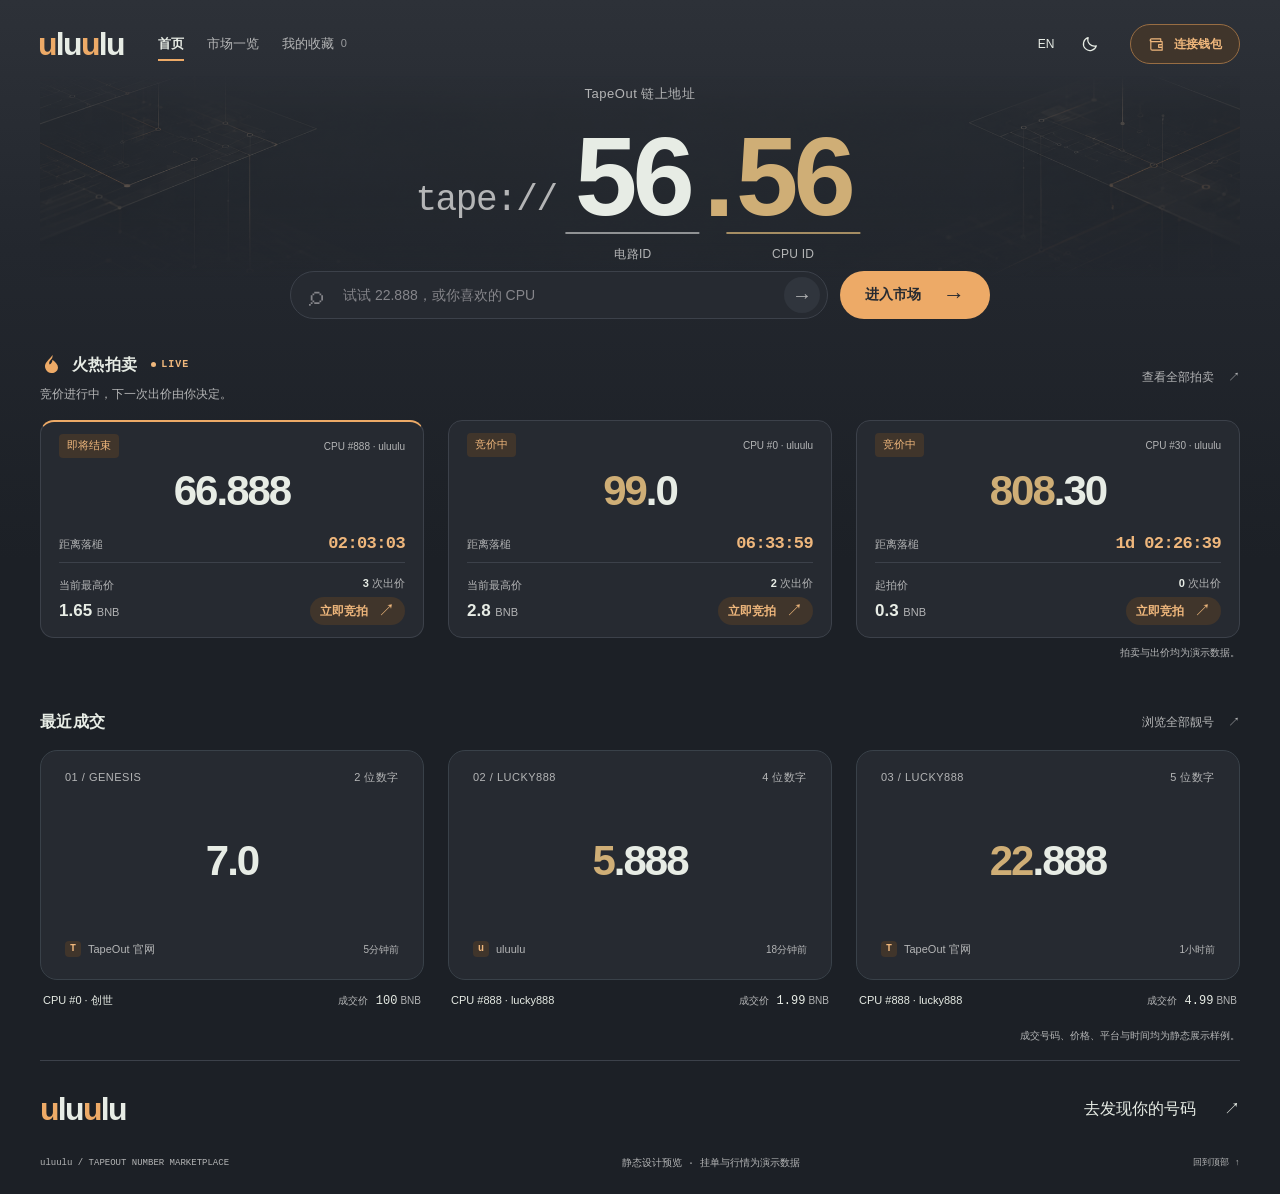
<file: index.html>
<!doctype html>
<html lang="zh-CN" data-theme="dark">
<head><meta charset="utf-8"><meta name="viewport" content="width=device-width, initial-scale=1"><meta name="theme-color" content="#1c2026"><meta name="description" content="uluulu 靓号市场。发现一眼记住的 TapeOut 靓号。按 CPU 和完整数字位数浏览靓号市场。"><title>uluulu — 好号码，一眼记住。</title><link rel="stylesheet" href="styles.css"><link rel="stylesheet" href="home.css"><link rel="stylesheet" href="typography.css"><link rel="stylesheet" href="preferences.css"><script src="demo-runtime.js"></script><script src="preferences.js"></script><link rel="stylesheet" href="wallet.css"></head>
<body class="home-page">
<header class="header"><a class="brand" href="index.html" aria-label="uluulu 首页"><strong><span class="brand-accent">u</span>lu<span class="brand-accent">u</span>lu</strong></a><nav aria-label="主导航"><a class="nav active" href="index.html" aria-current="page">首页</a><a class="nav" href="market.html">市场一览</a><a class="nav" href="market.html?view=favorites">我的收藏 <span id="home-favorites-count">0</span></a></nav><div class="header-actions"><div class="preferences" data-preferences><button id="language-toggle" class="preference-button" type="button" aria-label="Switch to English">EN</button><button id="theme-toggle" class="preference-button theme-toggle" type="button" aria-label="切换深色模式" aria-pressed="false"><svg class="sun-icon" viewBox="0 0 20 20" aria-hidden="true"><circle cx="10" cy="10" r="3.3"/><path d="M10 1.5v2M10 16.5v2M1.5 10h2M16.5 10h2M4 4l1.4 1.4M14.6 14.6 16 16M4 16l1.4-1.4M14.6 5.4 16 4"/></svg><svg class="moon-icon" viewBox="0 0 20 20" aria-hidden="true"><path d="M17 12.1A7.3 7.3 0 0 1 7.9 3a7.3 7.3 0 1 0 9.1 9.1Z"/></svg><span class="theme-label">Light</span></button></div><button class="wallet-connect" id="wallet" type="button" data-wallet-open aria-haspopup="dialog" aria-controls="wallet-dialog"><svg viewBox="0 0 24 24" aria-hidden="true"><path d="M20 8H5a2 2 0 0 1 0-4h13v4M4 6v12a2 2 0 0 0 2 2h14V8M20 12h-5v4h5"/><path d="M17 14h.01"/></svg><span>连接钱包</span></button></div></header>
<main class="home-main">
<section class="anatomy-section anatomy-hero" id="anatomy" aria-labelledby="address-title">
  <div class="anatomy-intro"><h1 id="address-title">TapeOut 链上地址</h1></div>
  <div class="anatomy-card">
    <div class="anatomy-number" role="group" aria-label="tape://56.56：左侧 56 是电路ID，右侧 56 是 CPU ID">
      <span class="anatomy-prefix" aria-hidden="true">tape://</span>
      <div class="anatomy-part"><strong><span class="anatomy-digit"><span data-type-char>5</span><span data-type-char>6</span></span></strong><span class="anatomy-callout"><svg class="anatomy-rule" viewBox="0 0 140 4" preserveAspectRatio="none" aria-hidden="true"><path pathLength="1" d="M1 2H139"/></svg><span class="anatomy-label">电路ID</span></span></div>
      <span class="anatomy-dot" aria-hidden="true"><span data-type-char>.</span></span>
      <div class="anatomy-part anatomy-cpu"><strong><span class="anatomy-digit"><span data-type-char>5</span><span data-type-char>6</span></span></strong><span class="anatomy-callout"><svg class="anatomy-rule" viewBox="0 0 140 4" preserveAspectRatio="none" aria-hidden="true"><path pathLength="1" d="M1 2H139"/></svg><span class="anatomy-label">CPU ID</span></span></div>
    </div>
  </div>
<div class="hero-search-row"><form class="hero-search" action="market.html" method="get"><span aria-hidden="true">⌕</span><input type="search" name="q" aria-label="搜索靓号或 CPU" placeholder="试试 22.888，或你喜欢的 CPU"><button type="submit" aria-label="搜索靓号">→</button></form><a class="market-launch" href="market.html">进入市场 <span aria-hidden="true">→</span></a></div><div class="hero-actions hero-actions-spacer" aria-hidden="true"></div>
</section>

<section class="selected-section live-auctions-section" id="live-auctions" aria-labelledby="live-auctions-title">
  <div class="section-heading"><div class="auction-section-intro"><h2 id="live-auctions-title"><svg class="auction-flame" viewBox="0 0 24 24" aria-hidden="true"><path d="M13 2c1 5-5 6-3 10 2-1 3-3 3-5 5 4 7 7 5 11a7 7 0 0 1-12-1C3 11 9 8 13 2Z"/></svg>火热拍卖<span class="auction-live-word"><i class="live-indicator" aria-hidden="true"></i>LIVE</span></h2><p>竞价进行中，下一次出价由你决定。</p></div><a class="text-link" href="market.html?type=auction">查看全部拍卖 <span aria-hidden="true">↗</span></a></div>
  <div class="selected-grid" id="home-auctions"></div>
  <div class="section-note">拍卖与出价均为演示数据。</div>
</section>

<section class="selected-section" id="selected" aria-labelledby="selected-title"><div class="section-heading"><h2 id="selected-title">最近成交</h2><a class="text-link" href="market.html">浏览全部靓号 <span>↗</span></a></div><div class="selected-grid">
<article class="number-tile sold-out"><div class="tile-art"><div class="tile-top"><span>01 / GENESIS</span><span>2 位数字</span></div><div class="tile-number">7<span>.0</span></div><div class="tile-caption sale-activity"><span class="sale-market"><i aria-hidden="true">T</i><span>TapeOut 官网</span></span><span class="sale-time">5分钟前</span></div></div><div class="tile-meta"><span>CPU #0 · 创世</span><span><small class="sale-label">成交价</small> <b>100</b> <small>BNB</small></span></div></article>
<article class="number-tile sold-out"><div class="tile-art"><div class="tile-top"><span>02 / LUCKY888</span><span>4 位数字</span></div><div class="tile-number">5<span>.888</span></div><div class="tile-caption sale-activity"><span class="sale-market"><i aria-hidden="true">u</i><span>uluulu</span></span><span class="sale-time">18分钟前</span></div></div><div class="tile-meta"><span>CPU #888 · lucky888</span><span><small class="sale-label">成交价</small> <b>1.99</b> <small>BNB</small></span></div></article>
<article class="number-tile sold-out"><div class="tile-art"><div class="tile-top"><span>03 / LUCKY888</span><span>5 位数字</span></div><div class="tile-number">22<span>.888</span></div><div class="tile-caption sale-activity"><span class="sale-market"><i aria-hidden="true">T</i><span>TapeOut 官网</span></span><span class="sale-time">1小时前</span></div></div><div class="tile-meta"><span>CPU #888 · lucky888</span><span><small class="sale-label">成交价</small> <b>4.99</b> <small>BNB</small></span></div></article>
</div><div class="section-note">成交号码、价格、平台与时间均为静态展示样例。</div></section>




<footer class="home-footer"><div class="footer-top"><a class="brand" href="index.html" aria-label="uluulu 首页"><strong><span class="brand-accent">u</span>lu<span class="brand-accent">u</span>lu</strong></a><a href="market.html">去发现你的号码 <span>↗</span></a></div><div class="footer-base"><span>uluulu / TAPEOUT NUMBER MARKETPLACE</span><span>静态设计预览 · 挂单与行情为演示数据</span><a href="#anatomy">回到顶部 ↑</a></div></footer>
</main><script src="auction-data.js"></script><script src="home.js"></script><script src="holdings-data.js"></script><script src="wallet.js"></script></body></html>
</file>
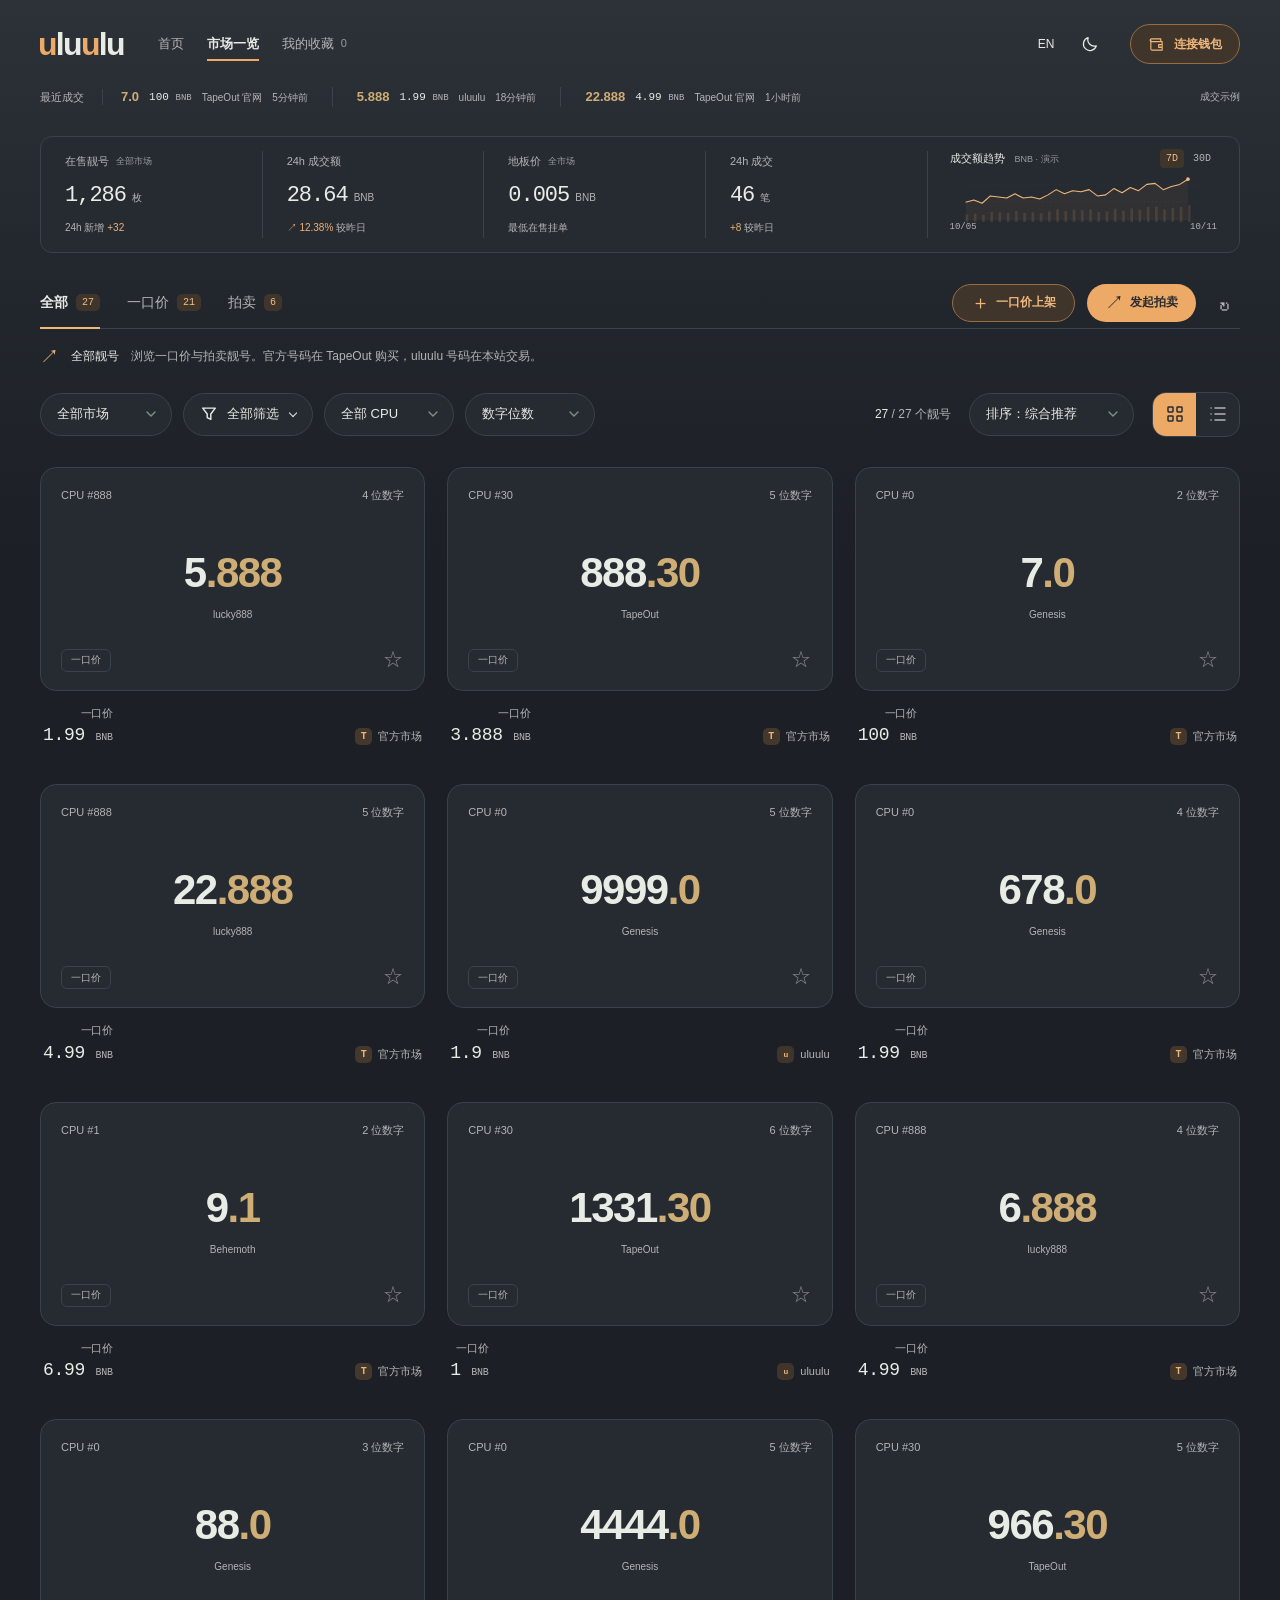
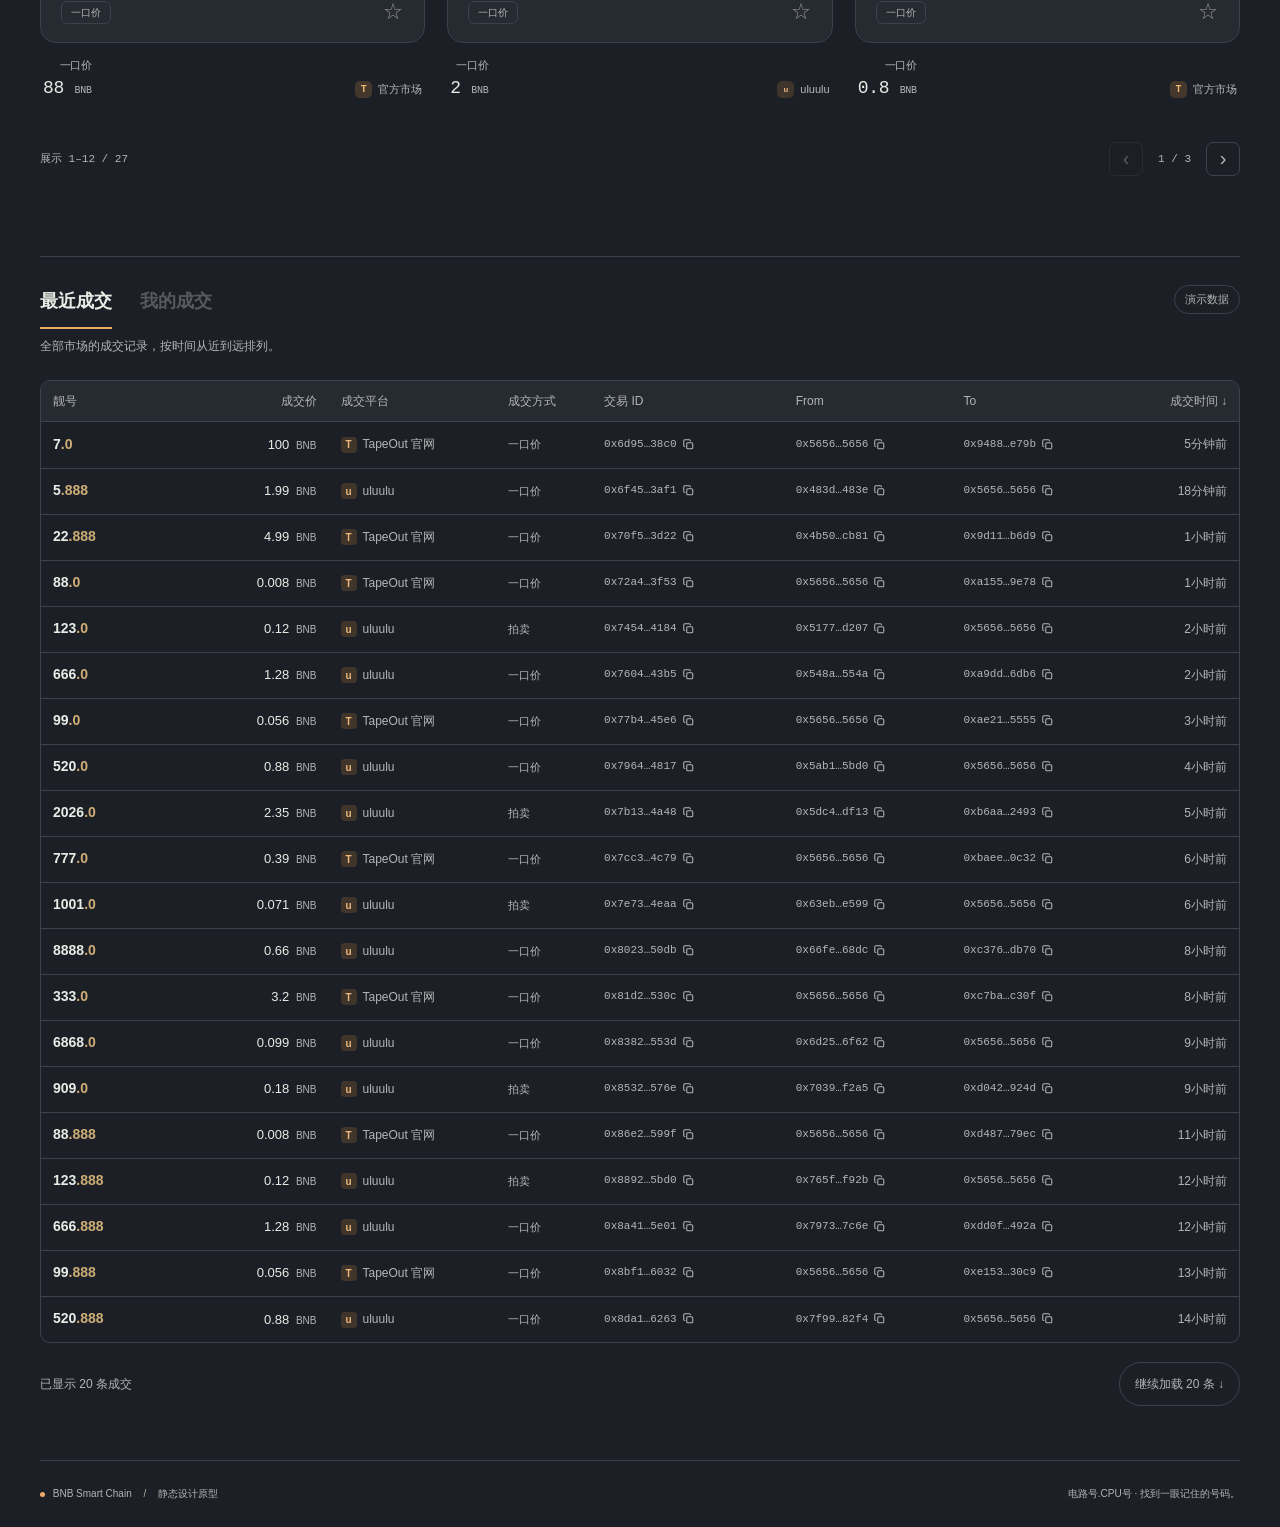
<file: market.html>
<!doctype html>
<html lang="zh-CN" data-theme="dark">
<head><meta charset="utf-8"><meta name="viewport" content="width=device-width, initial-scale=1"><meta name="theme-color" content="#1c2026"><meta name="description" content="uluulu 靓号市场静态设计原型。发现、筛选和收藏 TapeOut 链上靓号。"><title>市场一览 — uluulu</title><link rel="stylesheet" href="styles.css"><link rel="stylesheet" href="market.css"><link rel="stylesheet" href="typography.css"><link rel="stylesheet" href="preferences.css"><script src="demo-runtime.js"></script><script src="preferences.js"></script><link rel="stylesheet" href="wallet.css"><link rel="stylesheet" href="listing.css"><link rel="stylesheet" href="auction.css"><link rel="stylesheet" href="recent-sales.css"></head>
<body class="market-page">
<header class="header"><a class="brand" href="index.html" aria-label="uluulu 首页"><strong><span class="brand-accent">u</span>lu<span class="brand-accent">u</span>lu</strong></a><nav aria-label="主导航"><a class="nav home-link" href="index.html">首页</a><button class="nav active" data-nav="market">市场一览</button><button class="nav" data-nav="favorites">我的收藏 <span id="nav-count">0</span></button></nav><div class="header-actions"><div class="preferences" data-preferences><button id="language-toggle" class="preference-button" type="button" aria-label="Switch to English">EN</button><button id="theme-toggle" class="preference-button theme-toggle" type="button" aria-label="切换深色模式" aria-pressed="false"><svg class="sun-icon" viewBox="0 0 20 20" aria-hidden="true"><circle cx="10" cy="10" r="3.3"/><path d="M10 1.5v2M10 16.5v2M1.5 10h2M16.5 10h2M4 4l1.4 1.4M14.6 14.6 16 16M4 16l1.4-1.4M14.6 5.4 16 4"/></svg><svg class="moon-icon" viewBox="0 0 20 20" aria-hidden="true"><path d="M17 12.1A7.3 7.3 0 0 1 7.9 3a7.3 7.3 0 1 0 9.1 9.1Z"/></svg><span class="theme-label">Light</span></button></div><button class="wallet-connect" id="wallet" type="button" data-wallet-open aria-haspopup="dialog" aria-controls="wallet-dialog"><svg viewBox="0 0 24 24" aria-hidden="true"><path d="M20 8H5a2 2 0 0 1 0-4h13v4M4 6v12a2 2 0 0 0 2 2h14V8M20 12h-5v4h5"/><path d="M17 14h.01"/></svg><span>连接钱包</span></button></div></header>
<section class="ticker sales-ticker" aria-label="最近成交行情"><span class="ticker-title">最近成交</span><ol class="sales-strip" tabindex="0" aria-label="成交记录，按时间从近到远"><li><strong class="ticker-number">7.0</strong><span class="ticker-price">100 <small>BNB</small></span><span class="ticker-source">TapeOut 官网</span><span class="ticker-age">5分钟前</span></li><li><strong class="ticker-number">5.888</strong><span class="ticker-price">1.99 <small>BNB</small></span><span class="ticker-source">uluulu</span><span class="ticker-age">18分钟前</span></li><li><strong class="ticker-number">22.888</strong><span class="ticker-price">4.99 <small>BNB</small></span><span class="ticker-source">TapeOut 官网</span><span class="ticker-age">1小时前</span></li></ol><span class="ticker-note">成交示例</span></section>
<main>
<h1 class="sr-only">市场一览</h1>
<section class="overview" aria-label="市场概览"><div class="overview-metrics"><div class="metric"><span>在售靓号 <small>全部市场</small></span><strong class="mono">1,286<span>枚</span></strong><div><span class="muted">24h 新增</span> <em>+32</em></div></div><div class="metric"><span>24h 成交额</span><strong class="mono">28.64<span>BNB</span></strong><div><em>↗ 12.38%</em><span class="muted"> 较昨日</span></div></div><div class="metric"><span>地板价 <small>全市场</small></span><strong class="mono">0.005<span>BNB</span></strong><div><span class="muted">最低在售挂单</span></div></div><div class="metric"><span>24h 成交</span><strong class="mono">46<span>笔</span></strong><div><em>+8</em><span class="muted"> 较昨日</span></div></div></div><div class="mini-chart"><div class="chart-head"><span>成交额趋势 <small>BNB · 演示</small></span><div class="period" aria-label="图表周期"><button class="active" data-period="7">7D</button><button data-period="30">30D</button></div></div><svg id="trend-chart" viewBox="0 0 350 80" role="img" aria-label="7日演示成交额走势图"></svg><div class="chart-bottom"><span id="chart-start">10/05</span><span>10/11</span></div></div></section>
<button class="metrics-toggle" id="toggle-metrics" type="button" aria-expanded="false">更多行情</button><section class="market" id="market"><div class="market-top"><div class="market-tabs" role="tablist" aria-label="出售方式"><button role="tab" aria-selected="true" class="active" data-sale-mode="all">全部 <span id="all-market-count">27</span></button><button role="tab" aria-selected="false" data-sale-mode="fixed">一口价 <span id="fixed-market-count">21</span></button><button role="tab" aria-selected="false" data-sale-mode="auction">拍卖 <span id="auction-market-count">6</span></button></div><div class="market-tools"><button type="button" id="open-listing" data-listing-mode="fixed" class="listing-launch fixed-listing-launch" aria-haspopup="dialog" aria-controls="listing-dialog"><span aria-hidden="true">＋</span>一口价上架</button><button type="button" id="open-auction-listing" data-listing-mode="auction" class="listing-launch" aria-haspopup="dialog" aria-controls="listing-dialog"><span aria-hidden="true">↗</span>发起拍卖</button><button class="icon-button" id="refresh" aria-label="刷新演示列表">↻</button></div></div>
<div class="market-context"><p id="market-guidance"></p><button id="favorites-scope" hidden>仅看收藏 <span>×</span></button></div>
<form id="market-query-form" class="query-context" hidden><label for="market-query">当前搜索</label><input id="market-query" type="search" maxlength="100" aria-label="修改搜索条件"><button type="submit">搜索</button><button type="button" id="clear-query" aria-label="清除搜索">×</button></form>
<div class="auction-state-filter" id="auction-state-filter" hidden><label for="auction-state">拍卖状态</label><select id="auction-state"><option value="live">进行中</option><option value="ended">已结束</option><option value="all">全部拍卖</option></select><span>价格排序按当前出价或起拍价</span></div>
<div class="catalog-toolbar" aria-label="市场筛选与视图"><div class="filter-controls"><label class="sr-only" for="market-source">市场来源</label><select class="filter-select" id="market-source"><option value="all">全部市场</option><option value="official">官方市场</option><option value="studio">uluulu</option></select><details class="filter-menu" id="all-filters"><summary><svg viewBox="0 0 20 20" aria-hidden="true"><path d="M3 3.5h14L12 10v6l-4-2v-4z"/></svg><span>全部筛选</span><b id="filter-count" hidden>0</b><i class="chevron" aria-hidden="true"></i></summary><div class="filter-popover"><div class="popover-heading"><strong>筛选靓号</strong><button type="button" data-reset>重置</button></div><label for="panel-source">市场来源</label><select id="panel-source"><option value="all">全部市场</option><option value="official">官方市场</option><option value="studio">uluulu</option></select><label for="panel-cpu">所属 CPU</label><select id="panel-cpu"><option value="all">全部 CPU</option><option value="0">#0 · 创世</option><option value="1">#1 · 巨兽</option><option value="30">#30 · TapeOut</option><option value="888">#888 · lucky888</option><option value="16">#16 · 4444</option><option value="231">#231 · PAYCORE</option></select><label for="panel-digits">完整数字位数</label><select id="panel-digits"><option value="all">数字位数</option><option value="2">2 位数字</option><option value="3">3 位数字</option><option value="4">4 位数字</option><option value="5">5 位数字</option><option value="6">6 位数字</option><option value="7">7 位数字</option><option value="8">8 位数字</option></select><p>电路号与 CPU 号一起计算，不含点。<br><span class="mono">22.888</span> = 5 位数字，最多 8 位。</p><button class="primary" id="filters-done">查看 <span id="panel-result-count">21</span> 个结果 <span>→</span></button></div></details><label class="sr-only" for="cpu">所属 CPU</label><select class="filter-select" id="cpu"><option value="all">全部 CPU</option><option value="0">CPU #0</option><option value="1">CPU #1</option><option value="30">CPU #30</option><option value="888">CPU #888</option><option value="16">CPU #16</option><option value="231">CPU #231</option></select><label class="sr-only" for="digits">数字位数</label><select class="filter-select" id="digits"><option value="all">数字位数</option><option value="2">2 位数字</option><option value="3">3 位数字</option><option value="4">4 位数字</option><option value="5">5 位数字</option><option value="6">6 位数字</option><option value="7">7 位数字</option><option value="8">8 位数字</option></select><button id="reset" class="clear-filters" hidden>清除</button></div><div class="toolbar-right"><span class="result-count" aria-live="polite"><b id="result-count">21</b> / <span id="total-count">21</span> 个靓号</span><select id="sort" aria-label="排序"><option value="recommended">排序：综合推荐</option><option value="low">价格从低到高</option><option value="high">价格从高到低</option><option value="new">最新上架</option><option value="ending">拍卖即将结束</option></select><div class="view-switch" role="group" aria-label="视图"><button class="active" id="grid-view" aria-label="网格视图" aria-pressed="true"><svg viewBox="0 0 20 20" aria-hidden="true"><rect x="3" y="3" width="5" height="5" rx=".7"/><rect x="12" y="3" width="5" height="5" rx=".7"/><rect x="3" y="12" width="5" height="5" rx=".7"/><rect x="12" y="12" width="5" height="5" rx=".7"/></svg></button><button id="table-view" aria-label="列表视图" aria-pressed="false"><svg viewBox="0 0 20 20" aria-hidden="true"><path d="M7 4h10M7 10h10M7 16h10M3 4h.1M3 10h.1M3 16h.1"/></svg></button></div></div></div><div class="workspace">
<div class="list-area"><div id="listing-container"></div><div class="list-footer"><span id="range-label">展示 1–12 / 21</span><div class="pagination"><button id="prev" aria-label="上一页">‹</button><span id="page-label">1 / 2</span><button id="next" aria-label="下一页">›</button></div></div></div>
</div></section>
<section class="recent-sales" id="recent-sales" aria-labelledby="recent-sales-title">
<div class="recent-sales-heading"><div><h2 id="recent-sales-title" class="sr-only">成交记录</h2><div class="sales-tabs" role="tablist" aria-label="成交记录范围"><button type="button" role="tab" id="sales-tab-recent" data-sales-scope="recent" aria-selected="true" aria-controls="sales-panel">最近成交</button><button type="button" role="tab" id="sales-tab-mine" data-sales-scope="mine" aria-selected="false" aria-controls="sales-panel" tabindex="-1" disabled>我的成交</button></div><p id="sales-description">全部市场的成交记录，按时间从近到远排列。</p></div><span class="sales-demo-label">演示数据</span></div><div id="sales-panel" role="tabpanel" aria-labelledby="sales-tab-recent">
<div class="sales-table-scroll" tabindex="0" role="region" aria-label="最近成交明细，可横向滚动"><table class="recent-sales-table"><caption class="sr-only">最近成交记录，按成交时间降序排列</caption><thead><tr><th scope="col">靓号</th><th scope="col">成交价</th><th scope="col">成交平台</th><th scope="col">成交方式</th><th scope="col">交易 ID</th><th scope="col">From</th><th scope="col">To</th><th scope="col" aria-sort="descending">成交时间 ↓</th></tr></thead><tbody></tbody></table></div><p class="sales-scroll-hint">左右滑动查看交易 ID 和地址 →</p><span id="sales-copy-status" class="sr-only" role="status" aria-live="polite"></span>
<div class="recent-sales-bottom"><span id="sales-load-status" role="status" aria-live="polite"></span><button type="button" id="sales-load-more">继续加载 20 条 ↓</button><span id="sales-end" hidden>已显示全部成交记录</span></div>
</div></section>
<footer class="footer"><span><span class="status-dot"></span> BNB Smart Chain <span class="footer-divider">/</span> 静态设计原型</span><span>电路号.CPU号 · 找到一眼记住的号码。</span></footer>
</main><div id="toast" role="status" aria-live="polite"></div><dialog id="modal"><div class="modal-head"><span class="eyebrow">uluulu MARKET</span><button id="close-modal" class="icon-button" aria-label="关闭">×</button></div><div id="modal-content"></div><button class="primary" id="modal-done">知道了</button></dialog><script src="auction-data.js"></script><script src="auction.js"></script><script src="app.js"></script><script src="holdings-data.js"></script><script src="wallet.js"></script><script src="listing.js"></script><script src="recent-sales.js"></script></body></html>
</file>
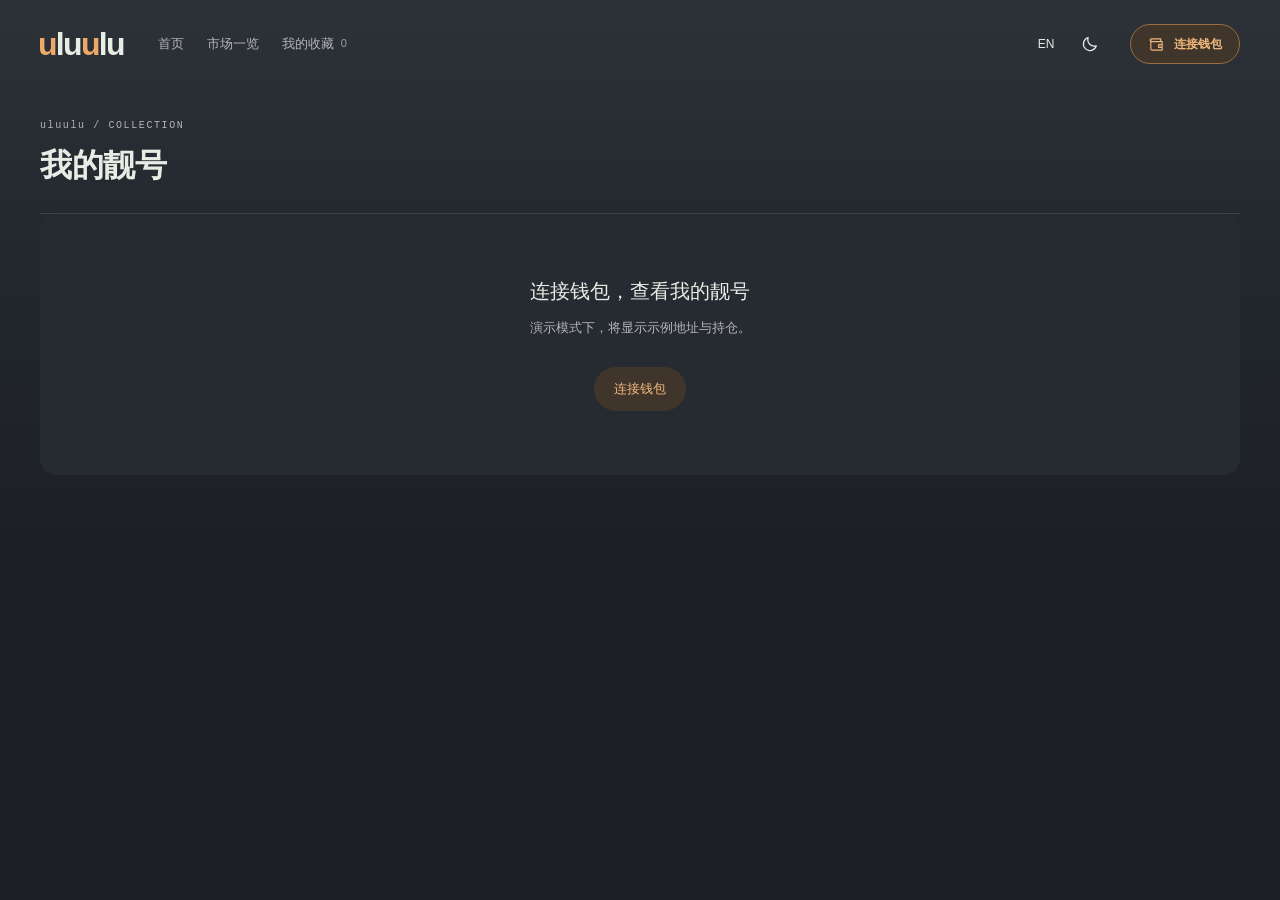
<file: my-numbers.html>
<!doctype html>
<html lang="zh-CN" data-theme="dark"><head><meta charset="utf-8"><meta name="viewport" content="width=device-width, initial-scale=1"><meta name="theme-color" content="#1c2026"><meta name="description" content="uluulu 靓号市场。发现一眼记住的 TapeOut 靓号。按 CPU 和完整数字位数浏览靓号市场。"><title>我的靓号 — uluulu</title><link rel="stylesheet" href="styles.css"><link rel="stylesheet" href="home.css"><link rel="stylesheet" href="typography.css"><link rel="stylesheet" href="preferences.css"><script src="demo-runtime.js"></script><script src="preferences.js"></script><link rel="stylesheet" href="wallet.css"><link rel="stylesheet" href="my-numbers.css"><link rel="stylesheet" href="listing.css"><link rel="stylesheet" href="auction.css"></head><body class="home-page holdings-page">
<header class="header"><a class="brand" href="index.html" aria-label="uluulu 首页"><strong><span class="brand-accent">u</span>lu<span class="brand-accent">u</span>lu</strong></a><nav aria-label="主导航"><a class="nav" href="index.html">首页</a><a class="nav" href="market.html">市场一览</a><a class="nav" href="market.html?view=favorites">我的收藏 <span id="home-favorites-count">0</span></a></nav><div class="header-actions"><div class="preferences" data-preferences><button id="language-toggle" class="preference-button" type="button" aria-label="Switch to English">EN</button><button id="theme-toggle" class="preference-button theme-toggle" type="button" aria-label="切换深色模式" aria-pressed="false"><svg class="sun-icon" viewBox="0 0 20 20" aria-hidden="true"><circle cx="10" cy="10" r="3.3"/><path d="M10 1.5v2M10 16.5v2M1.5 10h2M16.5 10h2M4 4l1.4 1.4M14.6 14.6 16 16M4 16l1.4-1.4M14.6 5.4 16 4"/></svg><svg class="moon-icon" viewBox="0 0 20 20" aria-hidden="true"><path d="M17 12.1A7.3 7.3 0 0 1 7.9 3a7.3 7.3 0 1 0 9.1 9.1Z"/></svg><span class="theme-label">Light</span></button></div><button class="wallet-connect" id="wallet" type="button" data-wallet-open aria-haspopup="dialog" aria-controls="wallet-dialog"><svg viewBox="0 0 24 24" aria-hidden="true"><path d="M20 8H5a2 2 0 0 1 0-4h13v4M4 6v12a2 2 0 0 0 2 2h14V8M20 12h-5v4h5"/><path d="M17 14h.01"/></svg><span>连接钱包</span></button></div></header>
<main class="owned-main">
  <div class="owned-title"><div><p class="eyebrow">uluulu / COLLECTION</p><h1>我的靓号</h1></div><div class="owned-total"><strong id="owned-total">1,248</strong><span>个靓号</span></div></div>
  <section id="owned-disconnected" hidden><h2>连接钱包，查看我的靓号</h2><p>演示模式下，将显示示例地址与持仓。</p><button type="button" class="owned-connect" data-wallet-open>连接钱包</button></section>
  <section id="owned-content" aria-label="我的靓号">
    <div class="owned-toolbar"><div class="owned-search"><span aria-hidden="true">⌕</span><input type="search" id="owned-query" placeholder="搜索完整号码或部分数字" aria-label="搜索持仓号码" autocomplete="off"></div><select id="owned-cpu" aria-label="筛选持仓 CPU"><option value="all">全部 CPU</option></select><span id="owned-count" aria-live="polite"></span></div>
    <div class="owned-table"><div class="owned-table-head"><span>靓号</span><span>所属 CPU</span><span>挖矿</span><span>数字位数</span><span class="owned-actions-heading">状态 / 操作</span></div><div id="owned-list"></div></div>
    <div id="owned-empty" hidden><h2>没有匹配的持仓</h2><p>试试其他数字，或清除筛选。</p><button type="button" id="owned-reset">清除筛选</button></div>
    <div class="owned-pagination"><span id="owned-range" aria-live="polite"></span><div><button type="button" id="owned-prev" aria-label="上一页持仓">‹</button><span id="owned-page"></span><button type="button" id="owned-next" aria-label="下一页持仓">›</button></div></div>
    <p class="owned-note">以上为演示靓号，不代表真实钱包资产。</p>
  </section>
</main>
<script src="holdings-data.js"></script><script src="auction-data.js"></script><script src="auction.js"></script><script src="wallet.js"></script><script src="listing.js"></script><script src="my-numbers.js"></script>
</body></html>
</file>
<file: styles.css>
:root{--accent-ink:#995820;--accent-soft:#f6e8d8;--accent-border:#d5aa7d;--marker:#edb77f;--number-gold:#a1773e;color-scheme:light;--bg:#fff;--surface:#f5f3ef;--elevated:#f5f3ef;--border:#e3dfd9;--text:#262a31;--muted:#6c6d70;--subtle:#85858a;--lime:var(--accent-ink);--accent:#df9b57;--green:#536d86;--red:#b25b55;--mono:'SFMono-Regular',Consolas,'Liberation Mono',monospace}
*{box-sizing:border-box}html{scroll-behavior:smooth}body{margin:0;color:var(--text);background:linear-gradient(180deg,#e9e5de 0,#f5f3ef 230px,#fff 560px) no-repeat;background-color:#fff;font:14px -apple-system,BlinkMacSystemFont,'Segoe UI','PingFang SC','Microsoft YaHei',sans-serif}button,input,select{font:inherit}button,a,input,select{-webkit-tap-highlight-color:transparent}button,a{color:inherit}a{text-decoration:none}button{cursor:pointer;border:0;background:none}button:disabled{cursor:not-allowed;opacity:.4}button:not(:disabled):hover,a:hover{color:var(--accent-ink)}button:focus-visible,a:focus-visible,input:focus-visible,select:focus-visible{outline:2px solid var(--accent-ink);outline-offset:4px}input,select{color:var(--text);background:#fff;border:1px solid var(--border);border-radius:8px;min-width:0}select{height:40px;padding:0 30px 0 12px;max-width:100%;cursor:pointer}input{height:40px;padding:0 12px;width:100%}input::placeholder{color:#85858a}em{font-style:normal;color:var(--green);font-size:12px}.down{color:var(--red)}.muted{color:var(--muted)}.lime{color:var(--lime)}.mono{font-family:var(--mono);font-variant-numeric:tabular-nums}.small{font-size:11px}[hidden]{display:none!important}
.header{height:72px;margin:18px 28px 0;padding:0 24px;display:flex;align-items:center;gap:48px;background:#ffffffed;border:1px solid #fff;border-radius:17px;box-shadow:0 5px 25px #262a3106}.brand{display:flex;align-items:center;gap:9px;white-space:nowrap}.brand strong{font-size:27px;font-weight:800;letter-spacing:-1.5px}.brand-dot{font-size:8px;display:inline-block;vertical-align:top;padding-top:3px;margin-left:4px;color:var(--accent);letter-spacing:0}.brand-symbol{font:900 26px/29px Arial;width:27px;height:30px;text-align:center;border:1.5px solid #262a31;border-radius:7px 0 7px 0;color:#262a31;transform:skew(-7deg)}nav{display:flex;align-items:center;gap:28px;height:100%}.nav{height:100%;display:flex;align-items:center;position:relative;padding:0;gap:7px;font-size:13px;color:var(--muted);white-space:nowrap}.nav.active{color:var(--text);font-weight:650}.nav.active:after{content:'';position:absolute;bottom:15px;left:0;right:0;height:2px;background:var(--accent)}.nav span{font-size:11px;color:var(--subtle)}.header-end{margin-left:auto;display:flex;align-items:center;gap:20px}.demo{font-size:10px;color:var(--muted);border:1px solid var(--border);border-radius:4px;padding:5px 7px}.network{font-size:11px;white-space:nowrap}.bnb-icon{color:#9b772a;font-style:normal;font-size:20px;vertical-align:-2px;margin-right:4px}.wallet{background:#262a31;color:white;border-radius:24px;padding:12px 19px;font-size:12px;font-weight:500}.wallet:hover{background:#3b4049;color:#fff!important}.wallet span{margin-left:18px}.status-dot{display:inline-block;width:5px;height:5px;border-radius:50%;background:var(--accent);margin-right:5px}.eyebrow{color:var(--muted);font:10px var(--mono);letter-spacing:1.6px}h1{font-size:42px;letter-spacing:-1.6px;margin:12px 0 16px;font-weight:700}h2{font-weight:600}main{max-width:1600px;padding:0 32px;margin:auto}.primary{display:flex;align-items:center;justify-content:space-between;gap:18px;background:#262a31;color:#fff;border-radius:8px;width:100%;padding:14px 17px;font-size:13px;font-weight:600}.primary:hover{background:#3b4049;color:#fff!important}.icon-button{width:32px;height:32px;font-size:22px;display:inline-grid;place-items:center;color:var(--muted)}
.ticker{display:flex;align-items:center;gap:26px;white-space:nowrap;overflow:hidden;height:36px;padding:0 36px;font-size:10px;color:var(--muted)}.ticker>span{display:flex;align-items:center;gap:9px}.ticker b{font-weight:400;color:#6c6d70}.ticker em{font-size:10px}.ticker-title{border-right:1px solid var(--border);padding-right:20px}.ticker-note{margin-left:auto;font-size:10px}.intro{display:flex;align-items:center;justify-content:space-between;padding:28px 0}.intro p{color:var(--muted);font-size:13px;line-height:1.7;margin:0}.intro-right{text-align:right}.intro-right>.muted{font-size:11px}.market-logos{display:flex;gap:20px;margin-top:13px;color:var(--muted);font-size:12px}.market-logos>span{display:flex;align-items:center;gap:6px}.source-icon{display:inline-flex;justify-content:center;align-items:center;width:18px;height:18px;border-radius:5px;font:600 11px var(--mono);font-style:normal}.official{background:var(--accent-soft);color:var(--accent-ink)}.firsto{background:#eee8f7;color:#8462a2}.tape{background:#e3eef2;color:#467586}
.overview{display:flex;border:1px solid var(--border);border-radius:12px;background:#ffffffa6;margin-bottom:24px}.overview-metrics{display:grid;grid-template-columns:repeat(4,1fr);flex:1;align-items:center;padding:18px 0}.metric{padding:2px 24px;border-right:1px solid var(--border)}.metric>span{display:flex;align-items:center;gap:7px;color:var(--muted);font-size:11px}.metric small,.chart-head small{font-size:9px;color:var(--subtle)}.metric strong{font-size:24px;font-weight:500;display:block;letter-spacing:-1px;margin:11px 0 9px}.metric strong>span{font:10px -apple-system,sans-serif;color:var(--muted);margin-left:6px;letter-spacing:0}.metric>div,.metric em{font-size:10px}.mini-chart{width:26%;max-width:360px;padding:15px 22px 9px}.chart-head{display:flex;align-items:center;justify-content:space-between;font-size:11px}.chart-head small{margin-left:7px}.period{display:flex;gap:3px}.period button{font:10px var(--mono);padding:4px 6px;color:var(--muted)}.period button.active{background:var(--accent-soft);border-radius:4px;color:var(--text)}.mini-chart svg{display:block;width:100%;height:67px}.chart-bottom{display:flex;justify-content:space-between;font:9px var(--mono);color:var(--muted)}
.market-top{display:flex;align-items:center;justify-content:space-between;border-bottom:1px solid var(--border);height:51px}.market-tabs{display:flex;gap:27px;height:100%}.market-tabs button{position:relative;padding:0;display:flex;align-items:center;gap:8px;color:var(--muted);font-size:14px}.market-tabs button.active{color:var(--text);font-weight:600}.market-tabs button.active:after{content:'';position:absolute;bottom:-1px;left:0;right:0;height:2px;background:var(--accent-ink)}.market-tabs button span{font:10px var(--mono);color:var(--accent-ink);background:var(--accent-soft);border-radius:5px;padding:3px 6px}.market-tools{display:flex;align-items:center;gap:12px}.section-label{display:flex;justify-content:space-between;font-size:13px}.section-label button{font-size:11px;color:var(--muted)}.filter-label{display:block;font-size:11px;color:var(--muted);margin-bottom:9px}.filter-label small{float:right;font:9px var(--mono)}.digit-options{display:flex;gap:6px;flex-wrap:wrap}.digit-option{border:1px solid var(--border);border-radius:20px;min-height:35px;padding:7px 12px;display:flex;align-items:center;justify-content:space-between;gap:8px;font-size:11px;color:var(--muted);background:#fff;white-space:nowrap}.digit-option b{font:9px var(--mono);font-weight:400;color:var(--subtle)}.digit-option.active{background:var(--accent-soft);border-color:var(--accent-border);color:var(--accent-ink)}.digit-option.active b{color:var(--accent-ink)}.digit-option:hover{background:var(--accent-soft)}.digit-help{font-size:10px;color:var(--muted);line-height:1.8}.digit-value{font-size:12px}.digit-explain{font-size:11px;color:var(--muted);margin-left:7px}.filter-guide{display:block;border-top:1px solid var(--border);margin-top:25px;padding-top:20px;font-size:11px}.filter-guide>span{color:var(--muted)}.filter-guide b{display:flex;justify-content:space-between;margin-top:7px;font-weight:400}.list-area{min-width:0}.list-toolbar{display:flex;align-items:center;justify-content:end;gap:12px}.search-wrap{position:relative;flex:1;min-width:0}.search-wrap input{padding-left:34px;padding-right:28px;font-size:12px}.search-wrap svg{position:absolute;width:16px;height:16px;left:11px;top:12px;fill:none;stroke:#85858a;stroke-width:1.5}.search-wrap kbd{position:absolute;right:12px;top:13px;font-size:10px;color:var(--subtle)}.view-switch{display:flex;border:1px solid var(--border);border-radius:8px;padding:3px;background:white}.view-switch button{width:30px;height:30px;font-size:17px;display:grid;place-items:center;color:var(--muted);border-radius:5px}.view-switch .active{background:#262a31;color:white}.result-line{display:flex;justify-content:space-between;gap:15px;color:var(--muted);font-size:11px;margin:18px 0}.result-line b{font-family:var(--mono);font-weight:500;color:var(--text)}.result-line>span:last-child{font-size:10px}.list-table{width:100%;border-collapse:collapse;table-layout:fixed}.list-table th{height:36px;text-align:left;font-weight:500;color:var(--muted);font-size:12px;border-bottom:1px solid var(--border)}.list-table th:first-child{width:30px}.list-table th:nth-child(2){width:30%}.list-table th:nth-child(3){width:20%}.list-table th:nth-child(4){width:21%}.list-table th:nth-child(5){text-align:right}.list-table th:last-child{width:35px}.list-table td{height:76px;border-bottom:1px solid var(--border);padding:8px 0;overflow:hidden;text-overflow:ellipsis}.list-table tbody tr{cursor:pointer}.list-table tbody tr:hover{background:#f5f3ef}.list-table tr.selected{background:var(--accent-soft)}.fav{font-size:20px;padding:6px;color:#85858a;line-height:1}.fav.saved{color:#936e2f}.number-button{display:block;text-align:left;font:600 23px -apple-system,BlinkMacSystemFont,'Segoe UI',sans-serif;letter-spacing:-.7px;padding:0;color:#262a31}.number-button .suffix{color:#6c6d70}.number-value{white-space:nowrap}.number-button .long-number{font-size:15px}.number-meta{font:10px var(--mono);color:var(--muted);margin-top:7px}.row-sub{display:block;font-size:10px;color:var(--muted);margin-top:6px}.row-source{display:flex;align-items:center;gap:6px;font-size:11px;color:var(--muted)}.row-source .source-icon{height:17px;width:17px;font-size:10px}.row-price{text-align:right;font:500 13px var(--mono);white-space:nowrap}.row-price small{font-size:10px;color:var(--muted)}.row-price .row-sub{font:9px var(--mono);margin-top:6px}.row-arrow{font-size:21px;color:#6c6d70}.tag{background:var(--accent-soft);color:var(--accent-ink);display:inline-block;border-radius:5px;padding:4px 7px;font-size:10px;margin-right:4px}.tag.warm{background:#f7f0e1;color:#8d733c}.list-footer{display:flex;align-items:center;justify-content:space-between;margin:24px 0;font:11px var(--mono);color:var(--muted)}.pagination{display:flex;gap:15px;align-items:center}.pagination button{border:1px solid var(--border);width:34px;height:34px;border-radius:7px;font-size:20px}.empty{text-align:center;padding:70px 15px;color:var(--muted)}.empty strong{font-size:16px;color:var(--text);font-weight:500}.empty p{font-size:12px;line-height:1.8}.empty button{margin-top:8px;color:var(--accent-ink)}
.grid-list{display:grid;grid-template-columns:repeat(3,minmax(0,1fr));gap:25px 22px}.grid-card{min-width:0;cursor:pointer}.card-art{position:relative;border:1px solid #e7e9eb;border-radius:16px;background:#f1f0ed;padding:21px 22px 27px;min-height:224px;display:flex;flex-direction:column;align-items:center;justify-content:center;transition:border-color .15s,background .15s}.grid-card:nth-child(3n+2) .card-art{background:#eeedeb}.grid-card:nth-child(3n+3) .card-art{background:#f4f1eb}.grid-card:nth-child(4n) .card-art{background:#f4f1eb}.grid-card:hover .card-art{border-color:var(--accent-border)}.grid-card.selected .card-art{border-color:var(--accent-border);box-shadow:0 0 0 1px var(--accent-border)}.card-art>.fav{position:absolute;right:15px;bottom:15px}.card-kicker{position:absolute;top:19px;left:20px;right:20px;display:flex;justify-content:space-between;font:10px var(--mono);color:#6c6d70}.card-art>.number-button{color:var(--number-gold);font-size:42px;letter-spacing:-1.5px;margin-top:17px}.card-art .number-meta{font-size:10px;margin-top:12px}.grid-card:nth-child(3n+2) .number-button{color:var(--number-gold)}.grid-card:nth-child(3n+3) .number-button{color:var(--number-gold)}.grid-card .number-button .suffix{color:#262a31}.grid-card .number-button .long-number{font-size:23px;letter-spacing:-1px}.card-bottom{display:flex;align-items:center;justify-content:space-between;gap:10px;padding:14px 3px}.card-bottom .row-price{font-size:12px}.card-bottom .row-source{font-size:11px}
.detail-panel{min-width:0;padding:0 0 0 23px;border-left:1px solid var(--border)}.detail-heading{display:flex;align-items:center;justify-content:space-between;font-size:13px;margin-bottom:16px;font-weight:500}.number-art{border:1px solid #e3dfd9;border-radius:12px;background:var(--accent-soft);padding:16px;position:relative;overflow:hidden}.art-top{display:flex;justify-content:space-between;font:8px var(--mono);letter-spacing:.8px;color:#6c6d70}.art-number{text-align:center;font:600 46px -apple-system,sans-serif;letter-spacing:-2px;margin:36px 0 27px;color:#262a31}.art-number .suffix{color:#6c6d70}.art-number .long-number{font-size:24px;letter-spacing:-1px}.art-bottom{font:8px var(--mono);letter-spacing:.5px;color:#6c6d70}.detail-title{display:flex;align-items:center;justify-content:space-between;margin:20px 0 13px}.detail-title h2{font:600 24px var(--mono);letter-spacing:-1px;margin:0;overflow-wrap:anywhere}.detail-tags{margin-bottom:23px}.data-line{display:flex;align-items:center;justify-content:space-between;gap:10px;font-size:11px;margin:13px 0}.data-line>span:first-child{color:var(--muted)}.cpu-type{font-size:9px;color:var(--accent-ink);margin-left:5px}.detail-price{border-top:1px solid var(--border);padding-top:23px;margin-top:22px}.detail-price>span{font-size:11px;color:var(--muted)}.price-large{font:500 28px var(--mono);margin:11px 0 8px;letter-spacing:-1px}.price-large small{font-size:12px;color:var(--muted);letter-spacing:0}.detail-price .equivalent{font-size:10px}.fee-line{display:flex;justify-content:space-between;font-size:10px;color:var(--muted);margin:15px 0}.detail-panel>.primary{margin-top:20px}.detail-note{text-align:center;color:var(--muted);font-size:10px;margin:11px 0 25px}.detail-bottom{padding-top:22px;border-top:1px solid var(--border);font-size:10px;line-height:1.9;color:var(--muted)}.detail-bottom strong{display:block;font-size:12px;font-weight:500;color:var(--text);margin-bottom:9px}.detail-bottom a{display:inline-block;margin-top:8px;color:var(--accent-ink)}.footer{display:flex;align-items:center;justify-content:space-between;gap:20px;border-top:1px solid var(--border);padding:25px 0;margin-top:35px;font-size:10px;color:var(--muted)}.footer-divider{margin:0 9px;color:#b4b0a9}
#toast{position:fixed;bottom:24px;left:50%;transform:translate(-50%,15px);background:#262a31;color:#fff;border-radius:10px;padding:13px 20px;font-size:12px;box-shadow:0 5px 25px #262a311a;opacity:0;pointer-events:none;transition:opacity .15s,transform .15s;z-index:30;max-width:90vw}#toast.show{opacity:1;transform:translate(-50%,0)}dialog{background:#fff;color:var(--text);border:1px solid var(--border);padding:26px;width:440px;max-width:calc(100vw - 32px);border-radius:18px;box-shadow:0 20px 90px #262a3124}dialog::backdrop{background:#262a3155;backdrop-filter:blur(3px)}.modal-head{display:flex;justify-content:space-between;align-items:center}dialog h2{font-size:24px;margin:22px 0 16px}dialog p{font-size:12px;line-height:1.9;color:var(--muted)}dialog .primary{margin-top:23px;justify-content:center}.modal-number{font:500 36px var(--mono);margin:20px 0;overflow-wrap:anywhere}.number-guide{margin:0;border:1px solid var(--border);border-radius:16px;overflow:hidden;background:#f5f3ef}.number-guide a{display:block}.number-guide img{display:block;width:100%;height:auto}.number-guide-zoom{display:block;text-align:right;font-size:11px;padding:9px 15px;color:var(--muted);border-top:1px solid var(--border);background:#f5f3ef}.number-guide a:focus-visible{outline-offset:-3px}#mobile-filters{display:none}
@media(max-width:1100px){.header{gap:30px;margin-left:20px;margin-right:20px}.header nav{gap:23px}.network,.demo{display:none}.mini-chart{display:none}.metric:last-child{border:0}.intro-right{display:none}}
@media(max-width:640px){main{padding:0 18px}.header{height:63px;margin:12px 12px 0;padding:0 17px;gap:23px;border-radius:14px}.brand strong{font-size:23px}.brand-symbol{width:23px;height:26px;font-size:23px;line-height:24px}.brand-dot{font-size:6px}.header nav{gap:17px}.nav{font-size:12px}.nav.active:after{bottom:10px}.nav[data-nav=favorites],.header nav>a:not(.home-link),.header-end{display:none}.ticker{padding:0 18px;gap:20px;font-size:9px}.ticker-note{display:none}.overview-metrics{grid-template-columns:repeat(2,1fr);padding:5px 0}.metric{padding:3px 17px;margin:12px 0}.metric:nth-child(2){border:0}.metric strong{font-size:24px}.metric>span{font-size:10px}.market-tabs{gap:21px}.market-tabs button{font-size:12px}.market-tools .small{display:none}#mobile-filters{display:block;font-size:11px;color:var(--muted)}.list-toolbar{gap:8px}.list-toolbar select{max-width:135px;font-size:11px}.result-line{font-size:10px}.result-line>span:last-child{font-size:9px}.list-table th:nth-child(4),.list-table td:nth-child(4){display:none}.list-table th:nth-child(2){width:36%}.list-table th:nth-child(3){width:22%}.list-table th:first-child{width:25px}.list-table th:last-child{width:24px}.list-table th{font-size:11px}.number-button{font-size:21px}.number-button .long-number{font-size:12px}.number-meta,.row-sub{font-size:9px}.row-price{font-size:11px}.row-price small{font-size:8px}.fav{font-size:18px}.detail-panel{padding:22px 0 0;border-left:0;border-top:1px solid var(--border);margin-top:25px}.grid-list{grid-template-columns:repeat(2,minmax(0,1fr));gap:19px 12px}.card-art{min-height:172px;padding:15px 10px 22px;border-radius:12px}.card-kicker{font-size:8px;left:11px;right:11px;top:15px;gap:5px}.card-art>.number-button{font-size:28px;letter-spacing:-1px}.card-art>.fav{right:6px;bottom:8px}.card-art .number-meta{font-size:8px}.grid-card .number-button .long-number{font-size:13px;letter-spacing:-.5px}.card-bottom{align-items:start;flex-direction:column;gap:8px;padding:11px 3px}.card-bottom .row-source{font-size:10px}.card-bottom .row-price{font-size:11px}.footer{font-size:9px;flex-wrap:wrap;gap:13px}.footer>span:nth-child(2){display:none}.detail-title h2{font-size:22px}.view-switch button{width:30px;height:30px}.digit-help br{display:none}}
@media(prefers-reduced-motion:reduce){*{scroll-behavior:auto!important;transition:none!important}}
</file>
<file: home.css>
.home-page .header{max-width:1384px;margin:18px auto 0;width:calc(100% - 56px);height:72px;gap:60px}.home-page .header nav{gap:33px}.header-cta{margin-left:auto;display:flex;align-items:center;gap:27px;padding:11px 19px;background:#262a31;color:white;border-radius:25px;font-size:12px}.header-cta:hover{color:#fff;background:#3b4049}.header-cta span{font-size:18px}.home-main{max-width:1360px;padding:0 40px}.hero{text-align:center;padding:70px 0 28px}.hero .eyebrow{font-size:10px;letter-spacing:2px;color:#6c6d70}.hero h1{font-size:clamp(40px,4.4vw,64px);line-height:1.35;letter-spacing:-2px;margin:23px 0 20px;font-weight:750}.hero h1>span{background:var(--accent);padding:2px 10px 5px;margin-left:7px;box-decoration-break:clone;-webkit-box-decoration-break:clone;border-radius:3px}.hero-copy>p{font-size:15px;line-height:1.9;color:#6c6d70;margin:0}.hero-search{display:flex;align-items:center;gap:12px;max-width:700px;min-height:66px;border:1px solid #e3dfd9;border-radius:40px;background:#fff;box-shadow:0 7px 24px #262a3107;padding:8px 9px 8px 24px;margin:32px auto 0}.hero-search>span{font-size:28px;color:#85858a;line-height:1}.hero-search input{border:0;background:transparent;outline-offset:0;font-size:14px;height:42px;padding:0 8px}.hero-search button{width:46px;height:46px;flex-shrink:0;border-radius:50%;background:#262a31;color:#fff;font-size:24px}.hero-search button:hover{background:#3b4049;color:#fff}.hero-actions{display:flex;align-items:center;justify-content:center;gap:30px;margin-top:24px}.button-solid{display:inline-flex;align-items:center;justify-content:space-between;gap:35px;padding:14px 22px;border-radius:28px;color:#fff;background:#262a31;font-size:13px;font-weight:500;min-height:47px}.button-solid:hover{color:#fff!important;background:#3b4049}.button-solid>span{font-size:19px;line-height:1}.text-link{font-size:12px;color:#6c6d70;display:inline-flex;align-items:center;gap:14px;white-space:nowrap}.hero-actions .button-solid{background:none;padding:4px 0;min-height:0;color:var(--text);border-radius:0;font-size:12px;gap:13px}.hero-actions .button-solid:hover{color:var(--accent-ink)!important;background:none}.hero-actions .text-link{color:#6c6d70}.hero-foot{display:flex;align-items:center;justify-content:center;gap:12px;font-size:10px;color:#85858a;margin-top:24px}.hero-foot i{width:3px;height:3px;border-radius:50%;background:#b4b0a9}.selected-section{padding:33px 0 65px}.section-heading{display:flex;align-items:end;justify-content:space-between;gap:24px;margin-bottom:25px}.section-heading .eyebrow,.finder-section .eyebrow{font-size:9px;letter-spacing:1.4px;color:#85858a}.section-heading h2{font-size:26px;font-weight:600;margin:12px 0 0;letter-spacing:-.5px}.section-heading>p{font-size:12px;color:var(--muted);line-height:1.8;margin:0}.selected-grid{display:grid;grid-template-columns:repeat(3,minmax(0,1fr));gap:24px}.number-tile{min-width:0}.tile-art{position:relative;border:1px solid #e5e8eb;border-radius:17px;min-height:230px;padding:22px 24px;background:#f1f0ed;transition:border-color .15s}.number-tile:nth-child(2) .tile-art{background:#eeedeb}.number-tile:nth-child(3) .tile-art{background:#f4f1eb}.number-tile[href]:hover{color:var(--text)}.number-tile[href]:hover .tile-art{border-color:var(--accent-border)}.tile-top{display:flex;justify-content:space-between;gap:10px;font:9px var(--mono);letter-spacing:.5px;color:#85858a}.tile-top>span:last-child{white-space:nowrap}.tile-number{text-align:center;font:700 clamp(38px,4.3vw,63px)/1.15 -apple-system,BlinkMacSystemFont,'Segoe UI',sans-serif;letter-spacing:-2px;margin:40px 0 23px;color:var(--number-gold)}.tile-number span{color:#262a31}.number-tile:nth-child(2) .tile-number{color:var(--number-gold)}.number-tile:nth-child(3) .tile-number{color:var(--number-gold)}.tile-caption{display:flex;justify-content:center;align-items:center;font-size:11px;color:#6c6d70;gap:12px}.tile-arrow{position:absolute;bottom:18px;right:23px;font-size:19px;color:#85858a}.tile-meta{display:flex;align-items:center;justify-content:space-between;gap:10px;padding:17px 3px;font-size:11px;color:var(--muted)}.tile-meta>span:first-child{color:#262a31}.tile-meta b{font:500 14px var(--mono);color:var(--text)}.section-note{font-size:10px;text-align:right;color:#85858a;margin-top:7px}.anatomy-section{padding:10px 0 44px;scroll-margin-top:28px}
.anatomy-section .section-heading{margin-bottom:18px}
.anatomy-card{display:flex;align-items:center;justify-content:center;gap:64px;padding:26px 40px;background:transparent;border:0;border-radius:0}
.anatomy-number{display:grid;grid-template-columns:auto 25px auto;align-items:start;flex-shrink:0;text-align:center}
.anatomy-part{display:flex;flex-direction:column;align-items:center;gap:10px}
.anatomy-part strong{min-width:118px;padding:0 9px;font:750 78px/1.1 var(--font-number);letter-spacing:-4px;color:#262a31}
.anatomy-cpu strong{background:transparent}
.anatomy-part>span{font-size:12px;font-weight:500;color:#6c6d70}
.anatomy-dot{font:600 70px/1.15 var(--font-number);color:#b4b0a9}
.anatomy-copy{max-width:480px}
.anatomy-copy p{margin:0;color:#6c6d70;font-size:13px;line-height:1.8}
.anatomy-copy .anatomy-meaning{font-size:20px;font-family:var(--font-editorial);font-weight:600;color:#262a31;letter-spacing:.025em;margin-bottom:6px}
.anatomy-count{display:flex;align-items:center;flex-wrap:wrap;gap:8px 22px;margin-top:19px;font-size:12px;color:#6c6d70}
.anatomy-count b{font-family:var(--font-number);font-weight:600;font-variant-numeric:tabular-nums;color:#262a31}
.anatomy-count small{width:100%;font-size:11px;color:#6c6d70}
.finder-section{display:grid;grid-template-columns:1fr 1fr;gap:12%;background:#f5f3ef;border:1px solid #e3dfd9;border-radius:20px;padding:48px 55px;margin:0 0 65px}.finder-copy h2{font-size:38px;line-height:1.3;font-weight:600;margin:24px 0 18px;letter-spacing:-1px}.finder-copy h2>span{color:var(--accent-ink)}.finder-copy>p{font-size:13px;line-height:1.9;color:var(--muted)}.finder{display:flex;flex-direction:column}.finder label{font-size:12px;color:var(--accent-ink);margin:0 0 10px}.field-index{font:10px var(--mono);color:#85858a;margin-right:10px}.finder select{height:48px;padding:0 14px;border-radius:9px;margin-bottom:22px;font-size:13px;background:#fff}.finder-hint{font-size:11px;line-height:1.7;color:var(--muted);margin:-7px 0 22px}.finder .button-solid{width:100%}.home-footer{border-top:1px solid var(--border);padding:32px 0 24px}.footer-top{display:flex;align-items:center;justify-content:space-between;padding-bottom:31px}.footer-top>a:last-child{font-size:16px}.footer-top>a:last-child span{margin-left:24px}.footer-base{display:flex;justify-content:space-between;align-items:center;gap:20px;font:9px var(--mono);color:#85858a}.footer-base>span:nth-child(2){font-size:10px}
@media(max-width:1000px){.home-page .header{gap:38px}.home-page .header nav{gap:24px}.home-main{padding:0 28px}.hero{padding-top:57px}.hero h1{font-size:46px}.selected-grid{gap:18px}.tile-art{padding:19px 18px;min-height:212px}.tile-number{font-size:47px}.tile-top{font-size:8px}.tile-caption{font-size:10px}.tile-meta{font-size:10px;flex-wrap:wrap;gap:8px}.finder-section{padding:38px;gap:9%}}
@media(max-width:640px){.home-page .header{height:63px;width:calc(100% - 24px);margin-top:12px;padding:0 17px;gap:24px}.home-page .header nav{gap:18px}.home-page .header .nav{display:flex;font-size:12px}.home-page .header .guide-nav,.header-cta{display:none}.home-main{padding:0 20px}.hero{padding:44px 0 23px}.hero .eyebrow{font-size:8px;letter-spacing:1.3px}.hero h1{font-size:40px;line-height:1.4;letter-spacing:-1.4px;margin:22px 0 18px}.hero h1>span{display:table;margin:0 auto;padding:0 9px 3px}.hero-copy>p{font-size:12px;line-height:1.9}.hero-search{min-height:58px;margin-top:26px;padding:6px 7px 6px 17px;gap:5px}.hero-search input{font-size:12px;padding:0 7px}.hero-search button{height:42px;width:42px;font-size:22px}.hero-actions{gap:27px;margin-top:22px}.hero-foot{margin-top:23px;font-size:10px}.selected-section{padding:23px 0 37px}.section-heading{align-items:start;flex-direction:column;gap:15px;margin-bottom:20px}.section-heading h2{font-size:23px;margin-top:10px}.section-heading>.text-link{align-self:flex-end;font-size:11px}.selected-grid{grid-template-columns:1fr;gap:20px}.tile-art{min-height:215px;padding:21px 22px}.tile-top{font-size:9px}.tile-number{font-size:55px;margin-top:34px}.tile-caption{font-size:11px}.tile-meta{font-size:11px;padding:13px 3px}.section-note{font-size:9px}.anatomy-section{padding:8px 0 32px}.anatomy-section .section-heading{margin-bottom:16px}.anatomy-card{flex-direction:column;gap:22px;padding:24px 18px}.anatomy-part strong{font-size:65px;min-width:100px;letter-spacing:-3px}.anatomy-dot{font-size:59px}.anatomy-copy{text-align:center}.anatomy-copy .anatomy-meaning{font-size:18px}.anatomy-count{justify-content:center;margin-top:13px;gap:6px 20px}.finder-section{grid-template-columns:1fr;padding:28px 23px;gap:21px;margin-bottom:40px;border-radius:16px}.finder-copy h2{font-size:31px;margin:17px 0 13px}.finder-copy h2 br{display:none}.finder-copy>p{font-size:12px}.finder select{font-size:13px}.footer-top{padding-bottom:25px}.footer-top>a:last-child{font-size:11px}.footer-top>a:last-child span{margin-left:9px}.footer-base{flex-wrap:wrap;font-size:8px;gap:12px}.footer-base>span:first-child{width:100%}.footer-base>span:nth-child(2){font-size:9px}.home-footer{padding-top:24px}}

@media(min-width:641px) and (max-width:1000px){.anatomy-card{gap:30px;padding:24px}.anatomy-part strong{min-width:95px;font-size:65px}.anatomy-dot{font-size:59px}.anatomy-copy .anatomy-meaning{font-size:18px}}

/* A quiet circuit plane adds depth without competing with the address. */
.anatomy-hero{position:relative;isolation:isolate}
.anatomy-hero::before{content:"";position:absolute;z-index:-1;pointer-events:none;inset:0 0 52px;background:url("assets/pr-circuit-wireframe.png") center 54%/cover no-repeat;opacity:.34;mask-image:linear-gradient(to bottom,transparent,#000 18%,#000 65%,transparent);-webkit-mask-image:linear-gradient(to bottom,transparent,#000 18%,#000 65%,transparent)}
html[data-theme=light] .anatomy-hero::before{opacity:.18;filter:grayscale(1) invert(1) brightness(1.2);mix-blend-mode:multiply}
@media(max-width:640px){.anatomy-hero::before{background-size:auto 100%;opacity:.25;bottom:70px}}
/* Number anatomy is the home page introduction. */
.anatomy-hero{padding:32px 0 20px}
.anatomy-intro{text-align:center;margin-bottom:18px}
.anatomy-intro h1{font:500 13px/20px var(--font-ui);letter-spacing:.04em;margin:0;color:var(--muted)}
.anatomy-hero .anatomy-card{max-width:980px;margin:0 auto;padding:16px 24px}
.hero-search-row{display:grid;grid-template-columns:minmax(0,1fr) auto;gap:12px;max-width:700px;margin:16px auto 0}
.anatomy-hero .hero-search{margin:0;min-height:48px;width:100%;padding:5px 7px 5px 18px}
.anatomy-hero .hero-search input{height:36px}
.anatomy-hero .hero-actions{margin-top:16px;gap:26px}
.anatomy-range{font-size:11px;color:var(--muted)}
@media(max-width:640px){
 .anatomy-hero{padding:24px 0 16px}
 .anatomy-intro{margin-bottom:14px}
 .anatomy-hero .anatomy-card{padding:20px 16px;gap:18px}
 .hero-search-row{margin-top:14px}
 .anatomy-hero .hero-actions{gap:17px}
 .anatomy-range{font-size:9px}
 html[lang=en] .anatomy-hero .hero-actions{gap:15px}
}

/* Each character occupies a fixed slot so typing never shifts the layout. */
#anatomy .anatomy-number{--number-size:112px;grid-template-columns:auto auto 19.2px auto;align-items:start;column-gap:0}
#anatomy .anatomy-part{gap:0}
#anatomy .anatomy-part strong{overflow:visible;min-width:142px;padding:1px 2px;font:700 var(--number-size)/1.1 var(--font-number);letter-spacing:-4.8px;color:var(--text)}
#anatomy .anatomy-cpu strong{color:var(--number-gold);background:none}
.anatomy-digit{display:flex;justify-content:center}
#anatomy .anatomy-dot{font:700 var(--number-size)/1.1 var(--font-number);letter-spacing:-4.8px;color:var(--number-gold);padding-top:2px}
[data-type-char]{display:inline-block;position:relative}
.typewriter-running [data-type-char]:not(.is-typed){visibility:hidden}
[data-type-char].is-cursor::after{content:'';position:absolute;right:-3px;bottom:.18em;width:2px;height:.72em;background:var(--accent-ink);animation:typing-cursor .7s step-end infinite;pointer-events:none}
.anatomy-prefix [data-type-char].is-cursor::after{bottom:0;height:1em;right:-1px}
@keyframes typing-cursor{0%,100%{opacity:1}50%{opacity:0}}
.anatomy-prefix{font:500 36px/1 var(--mono);color:var(--muted);letter-spacing:-1.44px;align-self:start;margin:calc(var(--number-size) * .62) 4.8px 0 0;white-space:nowrap}
.anatomy-callout{display:flex;flex-direction:column;align-items:center;width:calc(var(--number-size) * 1.275 - 8px);gap:10px;padding-top:0;margin-top:-8px}
.anatomy-rule{display:block;width:100%;height:4px;overflow:visible;fill:none;stroke:var(--muted);stroke-width:1.5;stroke-linecap:round}
.anatomy-cpu .anatomy-rule{stroke:var(--number-gold)}
.anatomy-rule path{stroke-dasharray:1;stroke-dashoffset:0;vector-effect:non-scaling-stroke}
.anatomy-callout>.anatomy-label{font:500 12px/1.5 var(--font-ui);letter-spacing:.02em;color:var(--muted)}
/* Draw each underline left to right, then reveal its label after the digits. */
.anatomy-number .anatomy-callout{--callout-delay:0s;opacity:0}
.anatomy-number .anatomy-cpu .anatomy-callout{--callout-delay:.75s}
.typewriter-complete .anatomy-callout{opacity:1}
.typewriter-complete .anatomy-rule path{animation:callout-draw .65s cubic-bezier(.25,.1,.25,1) var(--callout-delay) both}
.typewriter-complete .anatomy-label{animation:callout-label .3s ease-out calc(var(--callout-delay) + .5s) both}
@keyframes callout-draw{from{stroke-dashoffset:1}to{stroke-dashoffset:0}}
@keyframes callout-label{from{opacity:0;transform:translateY(4px)}to{opacity:1;transform:translateY(0)}}
@media(max-width:640px){
 #anatomy .anatomy-number{--number-size:clamp(48px,14.796vw,58.8px);grid-template-columns:auto auto 12px auto}
 #anatomy .anatomy-part strong{min-width:calc(var(--number-size) * 1.275);letter-spacing:-3.12px;padding:1px}
 #anatomy .anatomy-dot{letter-spacing:-3.6px}
 .anatomy-prefix{font-size:clamp(16.8px,4.8vw,19.2px);letter-spacing:-.72px;margin-right:3.6px;margin-top:calc(var(--number-size) * .67)}
 .anatomy-callout{padding-top:0;margin-top:-4px;gap:8px}
 .anatomy-callout>span{font-size:12px}
 .anatomy-hero .anatomy-card{padding:8px 0 10px}
}
@media(prefers-reduced-motion:reduce){
 [data-type-char].is-cursor::after{display:none}
 .typewriter-running [data-type-char]{visibility:visible}
 .anatomy-number .anatomy-callout{opacity:1}
 .anatomy-callout>.anatomy-label,.anatomy-rule path{animation:none!important;opacity:1;transform:none;stroke-dashoffset:0}
}

/* Featured card type sizes follow the marketplace cards at each breakpoint. */
.home-page .tile-number{font-size:42px}
.home-page .tile-top{font-size:11px}
.home-page .tile-caption{font-size:10px}
.home-page .tile-meta{font-size:11px}
.home-page .tile-meta b{font-size:12px}
.home-page .tile-meta small{font-size:10px}
@media(max-width:1150px){.home-page .tile-number{font-size:35px}}
@media(max-width:1000px){.home-page .tile-top{font-size:9px}}
@media(max-width:640px){
 .home-page .tile-number{font-size:27px}
 .home-page .tile-meta{font-size:10px}
 .home-page .tile-meta b{font-size:11px}
 .home-page .tile-meta small{font-size:8px}
}

/* Keep both home sections in the first desktop viewport. */
@media(min-width:641px){
 .anatomy-hero{padding:8px 0 4px}
 .anatomy-intro{margin-bottom:8px}
 .anatomy-hero .anatomy-card{padding:2px 24px}
 .hero-search-row{margin-top:6px}
 .anatomy-hero .hero-search{padding-top:5px;padding-bottom:5px}
 .anatomy-hero .hero-actions{margin-top:4px}
 .selected-section{padding:clamp(8px,calc(10svh - 64px),26px) 0 16px}
 .selected-section .section-heading{margin-bottom:16px}
 .tile-art{height:clamp(154px,calc(100svh - 566px),230px);min-height:0;display:grid;grid-template-rows:auto 1fr auto;padding:18px 24px}
 .tile-number{align-self:center;margin:0}
 .tile-meta{padding-top:12px;padding-bottom:12px}
}
@media(min-width:641px) and (max-height:700px){
 .anatomy-hero{padding-top:8px;padding-bottom:8px}
 .anatomy-intro{margin-bottom:4px}
 .anatomy-hero .anatomy-card{padding-top:4px;padding-bottom:4px}
 .hero-search-row{margin-top:8px}
 .anatomy-hero .hero-actions{margin-top:8px}
 .selected-section{padding-top:8px;padding-bottom:8px}
 .selected-section .section-heading{margin-bottom:12px}
 .tile-meta{padding-top:10px;padding-bottom:10px}
}

/* Section titles describe the content, without editorial numbering. */
.home-page .selected-section .section-heading{flex-direction:row;align-items:center;gap:16px}
.home-page .selected-section .section-heading h2{font:600 16px/24px var(--font-ui);letter-spacing:.02em;margin:0;color:var(--text)}
.home-page .selected-section .section-heading>.text-link{align-self:center}

/* Keep the recent-sales card spacing consistent. */
.sold-out .tile-caption{justify-content:space-between;min-height:24px;font:400 11px/1.5 var(--font-ui);letter-spacing:0}
.sale-market{display:inline-flex;align-items:center;gap:7px}
.sale-market i{display:inline-grid;place-items:center;width:16px;height:16px;border-radius:4px;background:var(--accent-soft);color:var(--accent-ink);font:600 10px/1 var(--mono)}
.sale-time{font-size:10px;white-space:nowrap;color:var(--muted)}
@media(max-width:640px){.sale-activity{position:absolute;left:22px;right:22px;bottom:18px}}
.sale-label{color:var(--muted);margin-right:5px}

/* Keep the primary market entry beside discovery, away from preferences. */
.home-page .market-launch{display:flex;align-items:center;justify-content:center;gap:22px;min-width:150px;min-height:48px;padding:0 24px;border-radius:999px;background:var(--accent);color:#262a31;font:600 14px/1.4 var(--font-ui);white-space:nowrap}
.home-page .market-launch:hover{background:#f2ba80;color:#262a31}
.market-launch>span{font-size:22px;line-height:1}
#anatomy .hero-search button{width:36px;height:36px;font-size:20px;background:var(--elevated);color:var(--muted)}
#anatomy .hero-search button:hover{background:var(--border);color:var(--text)!important}
@media(max-width:640px){
 .hero-search-row{grid-template-columns:minmax(0,1fr);gap:12px}
 .home-page .market-launch{justify-self:center;min-height:44px;min-width:180px}
}

/* Preserve the spacing formerly occupied by the search hint. */
.hero-actions-spacer{height:4px}
@media(max-width:640px){.hero-actions-spacer{height:4px}}

/* Auctions lead discovery: warm status, prominent clocks and a direct bid action. */
.home-page .live-auctions-section{padding:20px 0 24px}
.auction-section-intro h2{display:flex;align-items:center;gap:9px}
.auction-section-intro p{margin:7px 0 0;color:var(--muted);font:400 12px/1.6 var(--font-ui)}
.auction-flame{width:23px;height:27px;fill:var(--accent);flex-shrink:0}
.auction-live-word{display:flex;align-items:center;gap:5px;margin-left:5px;color:var(--accent-ink);font:600 10px/1 var(--mono);letter-spacing:1px}
.live-indicator{width:5px;height:5px;border-radius:50%;background:currentColor;animation:auction-live-pulse 2.4s ease-in-out infinite}
@keyframes auction-live-pulse{50%{opacity:.3}}
.home-page .live-auction-tile{display:block;border:1px solid var(--border);border-radius:14px;padding:0 18px;background:var(--surface);transition:border-color .2s,transform .2s}
.home-page .live-auction-tile:hover{border-color:var(--accent);transform:translateY(-2px);color:var(--text)}
.home-page .live-auction-tile .tile-art{height:142px;min-height:0;display:grid;grid-template-rows:auto 1fr auto;padding:12px 0 0;border:0;border-radius:0;background:transparent}
.home-page .live-auction-tile .tile-number{margin:0;align-self:center}
.home-page .live-auction-tile .tile-top{align-items:center;font-size:10px;letter-spacing:0}
.home-auction-badge{padding:4px 8px;border-radius:4px;background:var(--accent-soft);color:var(--accent-ink);font:500 11px/1.4 var(--font-ui)}
.live-auction-tile[data-phase="ending"]{border-top:2px solid var(--accent)}
.live-auction-tile[data-phase="ending"] .tile-art{height:141px}
.live-auction-tile[data-phase="ending"] .home-auction-badge{background:var(--accent-soft);color:var(--accent-ink)}
.home-auction-timing{display:flex;align-items:center;justify-content:space-between;gap:12px;padding:8px 0;border-top:0;border-bottom:1px solid var(--border);font:400 11px/1.5 var(--font-ui);color:var(--muted)}
.home-auction-timing b{font:600 17px/1.25 var(--mono);font-variant-numeric:tabular-nums;letter-spacing:-.6px;color:var(--accent-ink)}
.home-auction-facts{display:flex;align-items:center;justify-content:space-between;gap:12px;padding:12px 0}
.home-auction-facts>div{display:flex;flex-direction:column;gap:5px;font:400 11px/1.5 var(--font-ui);color:var(--muted)}
.home-auction-facts strong{font:600 17px/1.4 var(--font-ui);color:var(--text);font-variant-numeric:tabular-nums}
.home-auction-facts small{font-size:11px;font-weight:400;color:var(--muted)}
.home-auction-facts>.home-auction-action{align-items:flex-end;gap:5px}
.home-bid-count{font:400 11px/1.5 var(--font-ui);color:var(--muted)}
.home-bid-count b{color:var(--text);font-weight:600}
.home-auction-link{display:flex;align-items:center;justify-content:space-between;gap:10px;min-height:28px;padding:0 10px;border-radius:999px;background:var(--accent-soft);color:var(--accent-ink);font:600 12px/1.5 var(--font-ui)}
.home-auction-link>span:last-child{font-size:17px;font-weight:400}
.live-auction-tile:focus-visible{outline:2px solid var(--accent);outline-offset:5px}
.home-auctions-empty{grid-column:1/-1;color:var(--muted);padding:24px 0}
@media(min-width:641px) and (max-width:1000px){
 .home-page .live-auction-tile{padding:0 14px}
 .home-auction-timing{flex-direction:column;align-items:flex-start;gap:3px}
 .home-auction-timing b{font-size:16px}
 .home-page .live-auction-tile .tile-top{font-size:9px}
}
@media(max-width:640px){
 .home-page .live-auctions-section{padding:16px 0 30px}
 .home-page .live-auctions-section .section-heading{align-items:flex-start;gap:12px}
 .home-page .live-auctions-section .section-heading>.text-link{align-self:flex-start;padding-top:7px;font-size:10px;gap:6px}
 .auction-section-intro p{font-size:11px;max-width:210px}
 .auction-live-word{font-size:8px;margin-left:0;gap:4px}
 .auction-section-intro h2{gap:6px}
 .home-page .live-auction-tile .tile-art{height:142px}
 .home-page .live-auction-tile[data-phase="ending"] .tile-art{height:141px}
 .live-auctions-section .selected-grid{gap:20px}
}
@media(prefers-reduced-motion:reduce){.live-indicator{animation:none}.home-page .live-auction-tile{transition:none}.home-page .live-auction-tile:hover{transform:none}}
</file>
<file: typography.css>
/* Chinese type has a job: editorial titles, neutral controls, aligned data. */
:root{--font-ui:'Avenir Next','PingFang SC','Microsoft YaHei',sans-serif;--font-editorial:'Songti SC','STSong','Noto Serif CJK SC','SimSun',serif;--font-number:'Avenir Next',-apple-system,BlinkMacSystemFont,sans-serif}
body{font-family:var(--font-ui);font-weight:400;line-height:1.55}button,input,select{font-family:var(--font-ui)}.brand strong{font-family:var(--font-number);font-size:32px;line-height:1;font-weight:800;letter-spacing:-1.7px}.brand-decimal{color:var(--accent);margin:0 .01em}.hero h1{font-family:var(--font-ui);font-weight:600;letter-spacing:-1.8px}.hero h1>span{font-family:var(--font-editorial);font-weight:600;letter-spacing:.03em;padding-left:13px;padding-right:10px}.home-page .section-heading h2{font-family:var(--font-editorial);font-size:29px;font-weight:600;letter-spacing:.035em;line-height:1.5}.home-page .finder-copy h2{font-family:var(--font-editorial);font-size:40px;font-weight:600;letter-spacing:.025em}.hero-copy>p{font-size:15px;font-weight:400;line-height:1.95;letter-spacing:.02em}.tile-caption{font-family:var(--font-editorial);font-size:13px;letter-spacing:.06em;color:#6c6d70}.section-heading>p,.finder-copy>p{font-size:13px;line-height:1.9}.nav,.filter-select,.filter-menu summary,.toolbar-right #sort{font-weight:500}.tile-number,.number-button,.art-number{font-family:var(--font-number);font-variant-numeric:lining-nums tabular-nums}.mono,.row-price,.price-large{font-variant-numeric:tabular-nums}.eyebrow,.card-kicker,.tile-top{line-height:1.5}.number-meta,.card-kicker,.tile-top{font-family:var(--font-ui)}.card-kicker{font-size:11px}.tile-top{font-size:10px}.grid-card .number-button .long-number{font-size:28px}.row-price{letter-spacing:-.3px}
@media(max-width:1000px){.home-page .section-heading h2{font-size:26px}.grid-card .number-button .long-number{font-size:23px}}
@media(max-width:640px){.brand strong{font-size:28px;letter-spacing:-1.6px}.home-page .hero h1{font-size:39px;line-height:1.5}.hero h1>span{letter-spacing:.01em}.hero-copy>p{font-size:12px;letter-spacing:0}.home-page .section-heading h2{font-size:23px;letter-spacing:.015em}.home-page .finder-copy h2{font-size:31px}.tile-caption{font-size:13px}.tile-top{font-size:10px}.grid-card .number-button .long-number{font-size:19px;letter-spacing:-.7px}.section-heading>p,.finder-copy>p{font-size:12px}.market-page .card-kicker{font-size:9px}.number-meta{font-size:10px}.home-page .header{gap:28px}}

.brand-accent{color:var(--accent)}
</file>
<file: preferences.css>
/* Shared language and appearance controls. */
.header .preferences{display:flex;align-items:center;gap:4px;flex-shrink:0;margin-left:0}
.preference-button{display:inline-flex;align-items:center;justify-content:center;gap:7px;min-width:40px;height:40px;padding:0 10px;border-radius:10px;font-size:12px;font-weight:500;color:var(--text);white-space:nowrap}
.preference-button:hover{background:var(--surface)}
.preference-button svg{height:16px;width:16px;fill:none;stroke:currentColor;stroke-width:1.4;stroke-linecap:round;stroke-linejoin:round}
.moon-icon{display:none}
html[data-theme=dark] .sun-icon{display:none}
html[data-theme=dark] .moon-icon{display:block}
.home-page .header,.market-page .header{gap:32px}
.home-page .header nav,.market-page .header nav{gap:33px}
.home-page .header,.market-page .header{background:transparent;border:0;border-radius:0;box-shadow:none}
.header-end{gap:12px}
html[lang=en] .hero h1{font-size:clamp(36px,4.4vw,61px);letter-spacing:-2px}
html[lang=en] .hero h1>span{font-family:var(--font-ui);letter-spacing:-2px}
html[lang=en] .section-heading h2,html[lang=en] .finder-copy h2,html[lang=en] .anatomy-meaning{font-family:var(--font-ui);letter-spacing:-.5px}
html[lang=en] .tile-caption{font-family:var(--font-ui);letter-spacing:0}
html[lang=en] .filter-select{width:130px}
html[lang=en] .toolbar-right #sort{width:184px}
html[lang=en] .market-tabs{gap:24px}
html[lang=en] .anatomy-count{gap:8px 18px}
html[data-theme=dark]{--accent-ink:#efb77c;--accent-soft:#40352b;--accent-border:#986d43;--marker:#edb77f;--number-gold:#cfae76;color-scheme:dark;--bg:#1c2026;--surface:#262a31;--elevated:#30353d;--border:#3c414a;--text:#e7ece5;--muted:#b4b5b6;--subtle:#999b9e;--lime:#edb475;--accent:#edaa67;--green:#edb475;--red:#e5988d}
html[data-theme=dark] body{background:linear-gradient(180deg,#2d3138 0,#23272e 250px,#1c2026 560px) no-repeat;background-color:var(--bg)}
html[data-theme=dark] .market-page .header{background:transparent;border:0;box-shadow:none}
html[data-theme=dark] :is(input,select,dialog,.filter-popover,.view-switch){background-color:var(--surface);color:var(--text);border-color:var(--border)}
html[data-theme=dark] :is(.hero-search,.overview,.finder-section){background:#262a31;border-color:var(--border);box-shadow:none}
html[data-theme=dark] .hero-search input{background:transparent}
html[data-theme=dark] :is(.market-search .search-wrap input,.filter-menu summary){background-color:var(--surface);color:var(--text);border-color:var(--border);box-shadow:none}
html[data-theme=dark] .filter-select,html[data-theme=dark] .toolbar-right #sort{background-color:var(--surface);color:var(--text);border-color:var(--border)}
html[data-theme=dark] :is(.filter-select.has-value,.filter-menu[open] summary){background-color:#40352b;border-color:#986d43;color:#f0bd87}
html[data-theme=dark] :is(.primary,.wallet,.header-cta,.hero-search button,.finder .button-solid){background:var(--accent);color:#262a31}
html[data-theme=dark] :is(.primary,.wallet,.header-cta,.hero-search button,.finder .button-solid):hover{background:#f2ba80;color:#262a31!important}
html[data-theme=dark] .hero-actions .button-solid{color:var(--text)}
html[data-theme=dark] :is(.hero h1>span,.highlight){background:var(--accent);color:#262a31}
html[data-theme=dark] :is(.tile-art,.card-art){background:#262a31;border-color:#394149}
html[data-theme=dark] :is(.number-tile:nth-child(2) .tile-art,.grid-card:nth-child(3n+2) .card-art){background:#262a31}
html[data-theme=dark] :is(.number-tile:nth-child(3) .tile-art,.grid-card:nth-child(3n+3) .card-art){background:#262a31}
html[data-theme=dark] .grid-card:nth-child(4n) .card-art{background:#262a31}
html[data-theme=dark] :is(.number-tile[href]:hover .tile-art,.grid-card:hover .card-art){border-color:#b68e62}
html[data-theme=dark] :is(.list-table .number-button,.grid-card .number-button .suffix,.tile-number span,.anatomy-part strong,.anatomy-copy .anatomy-meaning,.anatomy-count b,.result-count b,.finder-copy h2>span,.tile-meta>span:first-child){color:var(--text)}
html[data-theme=dark] #anatomy .anatomy-cpu strong{color:var(--number-gold)}
html[data-theme=dark] :is(.tile-number,.grid-card .number-button){color:var(--number-gold)}
html[data-theme=dark] :is(.number-tile:nth-child(2) .tile-number,.grid-card:nth-child(3n+2) .number-button){color:var(--number-gold)}
html[data-theme=dark] :is(.number-tile:nth-child(3) .tile-number,.grid-card:nth-child(3n+3) .number-button){color:var(--number-gold)}
html[data-theme=dark] .number-button .suffix{color:#b4b5b6}
html[data-theme=dark] :is(.hero-copy>p,.hero .eyebrow,.hero-actions .text-link,.hero-foot,.text-link,.tile-top,.tile-caption,.tile-arrow,.section-note,.anatomy-part>span,.anatomy-copy p,.anatomy-count,.anatomy-count small,.finder label,.field-index,.footer-base,.ticker b,.card-kicker,.filter-popover label,.result-count,.clear-filters,.section-heading .eyebrow,.finder-section .eyebrow,.market-page .intro p){color:var(--muted)}
html[data-theme=dark] :is(.number-art,.tag,.market-tabs button span,.period button.active,#filter-count){background:#40352b;color:#f0bd87;border-color:var(--border)}
html[data-theme=dark] :is(.art-top,.art-number,.art-number .suffix,.art-bottom,.cpu-type,.detail-bottom a,.empty button){color:#f0bd87}
html[data-theme=dark] .view-switch .active{background:var(--accent);color:#262a31}
html[data-theme=dark] .catalog-toolbar .view-switch{border-color:var(--border)}
html[data-theme=dark] .list-table tbody tr:hover{background:#30343b}
html[data-theme=dark] .list-table tr.selected{background:#40352b}
html[data-theme=dark] .fav.saved{color:#e4be72}
html[data-theme=dark] .official{background:#44372b;color:#edb475}
html[data-theme=dark] .firsto{background:#44364e;color:#d4b9e6}
html[data-theme=dark] .tape{background:#2d4651;color:#b4d5e2}
html[data-theme=dark] button:not(:disabled):hover,html[data-theme=dark] a:hover{color:#f0b77c}
html[data-theme=dark] :is(button,a,input,select,summary):focus-visible{outline-color:var(--accent)}
html[data-theme=dark] #toast{background:#efc599;color:#262a31}
@media(max-width:1350px){.header .network,.header .demo{display:none}.header .header-end{margin-left:auto}.home-page .header nav,.market-page .header nav{gap:23px}}
@media(max-width:1000px){.home-page .header,.market-page .header{gap:18px;padding-left:20px;padding-right:20px}.header .preferences{margin-left:auto}.home-page .header-cta{display:none}.market-page .header-end{display:none}.home-page .header nav,.market-page .header nav{gap:22px}}
@media(max-width:760px){
 .home-page .header,.market-page .header{height:auto;min-height:102px;display:grid;grid-template-columns:1fr auto;grid-template-rows:53px 41px;gap:0 12px;padding:0 16px;width:calc(100% - 24px);margin:12px auto 0}
 .header .brand{grid-column:1;grid-row:1}.header .preferences{grid-column:2;grid-row:1;margin-left:auto}
 .header nav{grid-column:1/-1;grid-row:2;border-top:1px solid var(--border);justify-content:flex-start;gap:26px!important;min-width:0}
 .home-page .header .nav,.market-page .header .nav{display:flex;font-size:12px}
 .header .nav.active:after{bottom:0}.header .header-cta,.header .header-end,.header .nav.guide-nav,.market-page .header nav>a:not(.home-link){display:none}
 .header .brand strong{font-size:28px}.preference-button{min-width:40px;min-height:40px}.header .nav[data-nav=favorites]{display:flex}
 html[lang=en] .hero h1{font-size:34px;line-height:1.4;letter-spacing:-1.3px}
 html[lang=en] .hero h1>span{letter-spacing:-1.3px;display:table;margin:4px auto 0}
 html[lang=en] .hero-actions{gap:22px}html[lang=en] .hero-actions a{font-size:11px;gap:9px}
 html[lang=en] .hero-copy>p{font-size:12px}
 html[lang=en] .market-page .intro h1{font-size:31px}
 html[lang=en] .market-tabs{gap:18px}html[lang=en] .market-tabs button{font-size:11px;gap:5px}
 html[lang=en] .filter-select{width:100%;font-size:10px}
 html[lang=en] .filter-menu summary{font-size:10px;gap:4px}
 html[lang=en] .toolbar-right #sort{width:146px;font-size:10px;padding-left:10px}
 html[lang=en] .result-count{font-size:9px}
 html[lang=en] .anatomy-copy .anatomy-meaning{font-size:17px}
 html[lang=en] .footer-top>a:last-child{font-size:11px}
 html[lang=en] .finder-copy h2{font-size:29px}
}

.home-page .header nav,.market-page .header nav{border-top:0}

/* A single compact action group, with quieter appearance controls. */
.home-header-actions{margin-left:auto;display:flex;align-items:center;gap:12px}
.home-page .header-cta{height:40px;margin-left:0;padding:0 16px;gap:18px;border-radius:10px;font-size:12px;font-weight:600}
.home-page .header-cta span{font-size:18px;line-height:1}
.header .theme-toggle{width:40px;padding:0}
.header .theme-toggle svg{width:18px;height:18px}
.header .theme-label{display:none}
@media(max-width:760px){.home-header-actions{grid-column:2;grid-row:1}}

/* Shared header spacing keeps navigation stationary between pages. */
@media(min-width:761px){
 .home-page .header,.market-page .header{height:64px;margin-top:12px}
}
@media(min-width:761px) and (max-height:700px){
 .home-page .header,.market-page .header{height:56px;margin-top:8px}
}

/* One horizontal grid for navigation, home content and the marketplace. */
:root{--page-width:1360px;--page-gutter:40px}
.home-page .header,.market-page .header{width:100%;max-width:var(--page-width);margin-inline:auto;padding-inline:var(--page-gutter)}
.home-page .home-main,.market-page main,.market-page .ticker{width:100%;max-width:var(--page-width);margin-inline:auto;padding-inline:var(--page-gutter)}
@media(max-width:1000px){:root{--page-gutter:28px}}
@media(max-width:640px){:root{--page-gutter:20px}}
@media(max-width:360px){:root{--page-gutter:16px}}

/* Compensate for the first glyph’s side bearing without moving the layout grid. */
.header .brand strong{position:relative;left:-2px}

/* Keep circuit / CPU emphasis consistent with the address introduction. */
html[data-theme] .number-value,html[data-theme] .home-page .tile-number,html[data-theme] #auction-number{color:var(--text)}
html[data-theme] .number-button .number-value .suffix,html[data-theme] .quick-number .number-value .suffix,html[data-theme] .home-page .tile-number>span,html[data-theme] #auction-number>span{color:var(--number-gold)}
@media(max-width:640px){.market-page .card-kicker{font-size:10px}}
@media(max-width:360px){.market-page .card-kicker{font-size:9px}}
</file>
<file: wallet.css>
/* Shared wallet entry on every page; utility controls remain a separate group. */
.header .header-actions{display:flex;align-items:center;gap:20px;margin-left:auto;flex-shrink:0}
.header-actions .preferences{margin-left:0}
.header .wallet-connect{display:inline-flex;align-items:center;justify-content:center;gap:9px;min-height:40px;padding:0 17px;border:1px solid var(--accent-border);border-radius:999px;background:var(--accent-soft);color:var(--accent-ink);font:600 12px/1.4 var(--font-ui);white-space:nowrap}
.header .header-actions .wallet-connect:hover{background:var(--accent);border-color:var(--accent);color:#262a31}
.wallet-connect svg{width:17px;height:17px;fill:none;stroke:currentColor;stroke-width:1.6;stroke-linecap:round;stroke-linejoin:round;flex-shrink:0}
#wallet-dialog{width:420px;max-width:calc(100vw - 32px);max-height:calc(100dvh - 32px);padding:26px;margin:auto;border:1px solid var(--border);border-radius:22px;background:var(--surface);color:var(--text);overflow:auto;overscroll-behavior:contain}
#wallet-dialog::backdrop{background:#10131999;backdrop-filter:blur(4px)}
.wallet-dialog-head{display:flex;align-items:center;justify-content:space-between;gap:16px}
#wallet-dialog h2{font:600 21px/1.4 var(--font-ui);letter-spacing:-.3px;margin:0}
.wallet-close{display:grid;place-items:center;width:36px;height:36px;border-radius:50%;font-size:24px;color:var(--muted)}
.wallet-close:hover{background:var(--elevated)}
#wallet-dialog .wallet-intro{margin:12px 0 16px;font-size:13px;line-height:1.7}
.wallet-chain{display:inline-flex;align-items:center;gap:7px;font:500 11px/1.5 var(--font-ui);color:var(--muted)}
.wallet-chain svg{width:14px;height:14px;fill:none;stroke:var(--accent-ink);stroke-width:1.6}
.wallet-provider-list{display:grid;gap:8px;margin:22px 0}
.wallet-provider{display:flex;align-items:center;gap:12px;min-height:58px;padding:10px 14px;background:var(--elevated);border:1px solid var(--border);border-radius:12px;color:var(--text);text-align:left;opacity:1!important;cursor:pointer}
.wallet-provider strong{font:500 14px/1.5 var(--font-ui)}
.wallet-provider-mark{display:grid;place-items:center;width:32px;height:32px;border-radius:9px;font:700 12px/1 var(--font-ui);background:var(--accent-soft);color:var(--accent-ink)}
.wallet-provider-mark.okx{background:#151515;color:#fff;font-size:10px}
.wallet-provider-mark.wc{background:#e6efff;color:#2767c8;font-size:11px}
#wallet-dialog .wallet-preview-note{font-size:11px;line-height:1.7;margin:0;padding-top:16px;border-top:1px solid var(--border);color:var(--muted)}
.wallet-purchase{margin:20px 0 0;padding:12px 0;border-block:1px solid var(--border)}
.wallet-purchase>span{font-size:11px;color:var(--muted)}
.wallet-purchase>div{display:flex;justify-content:space-between;align-items:center;gap:16px;margin-top:7px}
.wallet-purchase strong{font:600 24px/1.3 var(--font-number)}
.wallet-purchase-price{font:500 12px var(--mono)}
body:has(#wallet-dialog[open]){overflow:hidden}
@media(max-width:760px){
 .header .header-actions{grid-column:2;grid-row:1;gap:8px}
 .header-actions .preference-button{min-width:32px;width:32px;padding:0;font-size:11px}
 .header .wallet-connect{min-height:40px;padding:0 12px;font-size:11px;gap:7px}
 .header .wallet-connect svg{display:none}
}
@media(max-width:360px){
 .home-page .header,.market-page .header{column-gap:8px}
 .header .brand strong{font-size:24px}
 .header .header-actions{gap:6px}
 .header .wallet-connect{padding-inline:10px}
}
@media(max-width:640px){
 #wallet-dialog{inset:auto 0 0;width:100%;max-width:100%;max-height:calc(100dvh - 16px);margin:0;padding:22px 22px max(24px,env(safe-area-inset-bottom));border-radius:22px 22px 0 0;border-bottom:0}
}

.wallet-account{position:relative;flex-shrink:0}
.header:has(.wallet-menu:not([hidden])){position:relative;z-index:50}
.wallet-connect.is-connected{font-family:var(--mono);letter-spacing:.1px}
.wallet-chevron{font:16px/1 var(--font-ui);transition:transform .15s}
.wallet-connect[aria-expanded=true] .wallet-chevron{transform:rotate(180deg)}
.wallet-menu{position:absolute;top:calc(100% + 10px);right:0;z-index:60;min-width:172px;padding:6px;border:1px solid var(--border);border-radius:14px;background:var(--surface);box-shadow:0 12px 32px #0003}
.wallet-menu[hidden],.wallet-chevron[hidden]{display:none}
.wallet-menu [role=menuitem]{display:flex;align-items:center;gap:11px;width:100%;padding:13px 12px;border-radius:9px;text-align:left;color:var(--text);font:500 13px/1.4 var(--font-ui)}
.wallet-menu [role=menuitem]:hover,.wallet-menu [role=menuitem]:focus-visible{background:var(--elevated);color:var(--accent-ink)}
.wallet-menu [role=menuitem]+button{border-top:1px solid var(--border)}
.wallet-menu svg{width:17px;height:17px;fill:none;stroke:currentColor;stroke-width:1.4;stroke-linecap:round;stroke-linejoin:round}
.wallet-provider:hover{border-color:var(--accent-border);background:var(--accent-soft)}
.wallet-provider-arrow{margin-left:auto;color:var(--muted)}
</file>
<file: market.css>
.mobile-break{display:none}.market-page main{max-width:1560px;padding:18px 36px 0}.market-page .header{max-width:1488px;margin:18px auto 0;width:calc(100% - 56px)}.market-page .ticker{max-width:1560px;margin:auto;height:34px}.market-page .intro{display:block;text-align:center;padding:36px 0 0}.market-page .intro h1{font-size:43px;line-height:1.45;letter-spacing:-1.5px;margin:17px 0 14px}.highlight{background:var(--accent);padding:3px 8px 6px;border-radius:3px;margin-left:5px;box-decoration-break:clone;-webkit-box-decoration-break:clone}.market-page .intro p{font-size:14px;color:#6c6d70}.market-page .intro-right{display:none}.market-search{max-width:700px;margin:26px auto 32px}.market-search .search-wrap input{height:59px;border-radius:35px;padding:0 45px 0 53px;background:white;box-shadow:0 6px 24px #262a3106;font-size:14px}.market-search .search-wrap svg{left:23px;top:21px;width:18px;height:18px}.market-search .search-wrap kbd{right:23px;top:22px;font-size:12px}.market-page .overview{margin-bottom:25px}.market-page .overview-metrics{padding:14px 0}.market-page .metric strong{font-size:22px;margin:9px 0 7px}.market-page .metric{padding-left:24px}.market-page .mini-chart{padding-top:12px}.market-page .mini-chart svg{height:54px}
.sr-only{position:absolute;width:1px;height:1px;padding:0;margin:-1px;overflow:hidden;clip:rect(0,0,0,0);white-space:nowrap;border:0}.catalog-toolbar{display:flex;align-items:center;justify-content:space-between;gap:22px;padding:26px 0 30px;position:relative;z-index:3}.filter-controls,.toolbar-right{display:flex;align-items:center;gap:11px;min-width:0}.filter-menu{position:relative}.filter-menu summary{list-style:none;display:flex;align-items:center;gap:9px;min-height:43px;padding:0 16px;border:1px solid #e3dfd9;border-radius:25px;background:#fff;color:#6c6d70;cursor:pointer;font-size:13px;white-space:nowrap}.filter-menu summary::-webkit-details-marker{display:none}.filter-menu summary>svg{width:18px;height:18px;fill:none;stroke:currentColor;stroke-width:1.6;stroke-linejoin:round}.filter-menu summary>i{width:6px;height:6px;border-right:1.4px solid currentColor;border-bottom:1.4px solid currentColor;transform:rotate(45deg);margin-left:2px;margin-top:-3px}.filter-menu[open] summary{background:var(--accent-soft);border-color:var(--accent-border)}.filter-menu[open] summary>i{transform:rotate(225deg);margin-top:3px}.filter-menu summary:focus-visible{outline:2px solid var(--accent-ink);outline-offset:3px}#filter-count{font:10px var(--mono);font-weight:500;display:grid;place-items:center;background:var(--accent-soft);border-radius:50%;width:18px;height:18px;color:var(--accent-ink)}.filter-select,.toolbar-right #sort{appearance:none;background:#fff url("data:image/svg+xml,%3Csvg xmlns='http://www.w3.org/2000/svg' width='12' height='8' viewBox='0 0 12 8'%3E%3Cpath d='m2 2 4 4 4-4' fill='none' stroke='%23809086' stroke-width='1.4' stroke-linecap='round'/%3E%3C/svg%3E") no-repeat right 14px center;border:1px solid #e3dfd9;border-radius:25px;height:43px;padding:0 35px 0 16px;color:#6c6d70;font-size:13px}.filter-select{width:130px}.filter-select.has-value{border-color:var(--accent-border);background-color:var(--accent-soft);color:var(--accent-ink)}.clear-filters{padding:5px 0;font-size:11px;color:#6c6d70}.toolbar-right{gap:18px}.toolbar-right #sort{width:165px}.result-count{font-size:12px;color:#85858a;white-space:nowrap}.result-count b{font-weight:500;color:#6c6d70}.catalog-toolbar .view-switch{padding:0;overflow:hidden;border:1px solid #e3dfd9;border-radius:14px;flex-shrink:0}.catalog-toolbar .view-switch button{width:43px;height:43px;border-radius:0}.catalog-toolbar .view-switch svg{width:20px;height:20px;fill:none;stroke:currentColor;stroke-width:1.5;stroke-linecap:round;stroke-linejoin:round}.filter-popover{position:absolute;top:calc(100% + 12px);left:0;width:310px;padding:23px;background:#fff;border:1px solid #e3dfd9;border-radius:16px;box-shadow:0 12px 40px #262a3116;color:var(--text);z-index:10}.popover-heading{display:flex;align-items:center;justify-content:space-between;margin-bottom:23px}.popover-heading strong{font-size:15px;font-weight:600}.popover-heading button{font-size:12px;color:var(--muted)}.filter-popover label{display:block;font-size:12px;color:#6c6d70;margin:17px 0 9px}.filter-popover select{width:100%;font-size:13px;height:43px}.filter-popover p{font-size:11px;color:var(--muted);line-height:1.9;margin:18px 0}.filter-popover .primary{border-radius:24px;gap:5px;justify-content:center;min-height:43px;padding:11px 14px}.filter-popover .primary>span:last-child{margin-left:auto}
.market-page .workspace{display:grid;grid-template-columns:minmax(0,1fr);gap:26px;align-items:start}.market-page .list-area{padding:0}.market-page .grid-list{grid-template-columns:repeat(3,minmax(0,1fr))}.market-page .nav.home-link{display:flex}.market-page .list-footer{margin-top:30px}
@media(min-width:1500px){.market-page .grid-list{grid-template-columns:repeat(4,minmax(0,1fr))}}
@media(max-width:1150px){.market-page .header{gap:28px}.market-page .header nav{gap:23px}.market-page .grid-list{gap:23px 18px}.market-page .card-art>.number-button{font-size:35px}.catalog-toolbar{gap:14px}.filter-controls{gap:8px}.toolbar-right{gap:12px}.filter-select{width:116px;font-size:12px;padding-left:13px}.toolbar-right #sort{width:148px;font-size:12px}.filter-menu summary{font-size:12px;padding:0 13px}.result-count{font-size:11px}}
@media(max-width:1000px){.market-page main{padding:18px 26px 0}.market-page .card-art{padding-left:15px;padding-right:15px;min-height:203px}.market-page .card-kicker{left:15px;right:15px;font-size:9px}.catalog-toolbar{flex-wrap:wrap}.toolbar-right{margin-left:auto}}
@media(max-width:640px){.mobile-break{display:block}.market-page main{padding:12px 18px 0}.market-page .header{height:63px;width:calc(100% - 24px);margin-top:12px;padding:0 17px;gap:23px}.market-page .header nav{gap:17px}.market-page .header-end{display:none}.market-page .ticker{height:32px;padding:0 18px}.market-page .intro{padding:24px 0 0}.market-page .intro h1{font-size:30px;line-height:1.55;margin:12px 0;letter-spacing:-1.3px}.market-page .highlight{display:table;margin:2px auto 0;padding:0 7px 3px}.market-page .intro p{font-size:12px;max-width:285px;margin:auto;line-height:1.8}.market-page .intro .eyebrow{font-size:8px}.market-search{margin:23px auto 26px}.market-search .search-wrap input{height:52px;font-size:12px;padding-left:43px}.market-search .search-wrap svg{left:18px;top:18px;width:16px;height:16px}.market-search .search-wrap kbd{top:19px;right:19px}.market-page .overview-metrics{padding:3px 0}.market-page .metric{padding:2px 17px;margin:11px 0}.market-page .metric strong{font-size:23px}.market-page .metric small{display:none}.market-page .overview{margin-bottom:18px}.catalog-toolbar{padding:20px 0 23px;gap:17px}.filter-controls{gap:7px;width:100%;flex-wrap:wrap}.filter-menu summary{font-size:11px;min-height:40px;padding:0 12px;gap:6px}.filter-menu summary>svg{width:16px;height:16px}.filter-select{height:40px;font-size:11px;width:106px;padding:0 27px 0 12px;background-position:right 10px center}.filter-controls #digits{width:107px}.toolbar-right{width:100%;gap:10px;justify-content:end}.result-count{margin-right:auto;font-size:10px}.toolbar-right #sort{width:137px;font-size:11px;height:39px;padding-left:12px}.catalog-toolbar .view-switch{border-radius:11px}.catalog-toolbar .view-switch button{height:38px;width:35px}.catalog-toolbar .view-switch svg{width:18px;height:18px}.filter-popover{width:min(310px,calc(100vw - 36px));padding:21px}.filter-popover select{font-size:13px}.clear-filters{font-size:10px}.market-page .card-art{min-height:172px;padding:15px 10px 22px}.market-page .card-art>.number-button{font-size:27px}.market-page .card-kicker{font-size:8px;left:11px;right:11px}.market-page .market-tools{gap:4px}}
@media(max-width:640px){.filter-controls{display:grid;grid-template-columns:1.15fr 1fr 1fr;gap:7px}.filter-menu summary{padding:0 8px;gap:4px;font-size:11px}.filter-menu summary>svg{width:14px;height:14px;flex-shrink:0}.filter-menu summary>i{width:5px;height:5px;margin-left:auto}.filter-menu #filter-count{width:15px;height:15px;font-size:9px;flex-shrink:0}.filter-select,.filter-controls #digits{width:100%;min-width:0;padding-left:10px;font-size:11px}.clear-filters{grid-column:1/-1;justify-self:start;padding:0 3px}.filter-popover{width:min(310px,calc(100vw - 36px))}}

/* Two marketplaces, each with an explicit purchase destination. */
.market-context{display:flex;align-items:center;justify-content:space-between;gap:16px;padding-top:18px}
.market-context p{display:flex;align-items:center;flex-wrap:wrap;gap:8px 12px;margin:0;font-size:12px;line-height:1.6;color:var(--muted)}
.market-context strong{font-weight:500;color:var(--text)}
.route-symbol{color:var(--accent-ink);font-size:19px;line-height:1}
#favorites-scope{border:1px solid var(--accent-border);border-radius:20px;padding:7px 12px;color:var(--accent-ink);font-size:11px;white-space:nowrap}
#favorites-scope span{margin-left:12px}
.source-icon.studio{background:var(--accent-soft);color:var(--accent-ink);font-size:8px;font-weight:700}
.route-modal-icon{display:grid;place-items:center;width:44px;height:44px;margin-top:22px;border:1px solid var(--accent-border);border-radius:50%;color:var(--accent-ink);font-size:27px}
#modal .route-modal-icon+h2{margin-top:18px;font-size:23px}
.purchase-summary{display:flex;align-items:center;justify-content:space-between;gap:20px;border-block:1px solid var(--border);padding:20px 0;margin:22px 0}
.purchase-summary strong{font:600 30px var(--font-number);letter-spacing:-1px}
.purchase-summary>span{font:12px var(--mono);color:var(--muted)}
.destination-preview{display:flex;flex-direction:column;gap:10px;font-size:12px;margin-bottom:22px}
.destination-preview>span{color:var(--muted)}
.destination-preview strong{display:flex;justify-content:space-between;align-items:center;font-size:16px;font-weight:500}
.destination-preview strong span{font-size:12px;color:var(--accent-ink)}
.wallet-options{display:grid;gap:10px;margin-top:22px}
.wallet-options button{display:flex;align-items:center;gap:13px;text-align:left;padding:13px 15px;border:1px solid var(--border);border-radius:10px;color:var(--text);opacity:1;cursor:default}
.wallet-options strong{font-size:13px;font-weight:500}
.wallet-options button>span:last-child{margin-left:auto;color:var(--muted)}
.wallet-mark{display:grid;place-items:center;width:30px;height:30px;border-radius:7px;background:var(--accent-soft);color:var(--accent-ink);font:600 10px var(--mono)}
#modal .prototype-note{font-size:11px;margin-top:20px}

@media(max-width:640px){.market-context{align-items:flex-start;padding-top:15px}.market-context p{font-size:11px;gap:7px}.market-context p>span:last-child{flex-basis:100%;padding-left:23px}.market-page .market-tabs{gap:18px}.market-page .market-tabs button{font-size:14px}.purchase-summary strong{font-size:28px}}


/* Details stay in the browsing focus, without resizing the number grid. */
html:has(#modal[open]){overflow:hidden;scrollbar-gutter:stable}
#modal.number-dialog{width:540px;max-height:calc(100dvh - 40px);padding:22px 28px 18px;border-radius:20px;overflow:auto;overscroll-behavior:contain}
#modal.number-dialog[open]{animation:number-focus-in .16s ease-out}
#modal.number-dialog::backdrop{background:#10131999;backdrop-filter:blur(4px)}
.number-dialog .modal-head{min-height:32px}
.number-dialog .modal-head .eyebrow{letter-spacing:0}
.number-dialog .modal-head .row-source{font:500 12px var(--font-ui);color:var(--text)}
.number-dialog #close-modal{width:36px;height:36px;border-radius:50%;font-size:24px}
.number-dialog #close-modal:hover{background:var(--accent-soft)}
.quick-number{text-align:center;padding:12px 0 24px}
#modal .quick-number h2{font:700 76px/1.15 var(--font-number);letter-spacing:-3px;margin:0;color:var(--number-gold)}
.quick-number .suffix{color:var(--text)}
#modal .quick-number .long-number{font-size:54px;letter-spacing:-2px}
.quick-tags{display:flex;align-items:center;justify-content:center;gap:12px;font-size:12px;color:var(--muted);margin-top:12px}
.quick-purchase{border-top:1px solid var(--border);padding-top:20px}
.quick-price{display:flex;align-items:center;justify-content:space-between;gap:16px}
.quick-label{display:block;font-size:11px;color:var(--muted);margin-bottom:7px}
.quick-price strong{display:block;font:600 30px/1.2 var(--font-number);letter-spacing:-.6px}
.quick-price small{font:500 12px var(--font-ui);color:var(--muted);letter-spacing:0;margin-left:3px}
.quick-route{font-size:11px;color:var(--accent-ink);border:1px solid var(--accent-border);border-radius:20px;padding:6px 10px}
#modal .quick-purchase .primary{justify-content:space-between;margin-top:18px;min-height:48px;font-size:14px;padding:13px 17px}
#modal .quick-purchase p{font-size:11px;line-height:1.7;margin:10px 0 0;color:var(--muted)}
.quick-facts{display:grid;grid-template-columns:1.4fr 1fr 1fr;gap:16px;border-top:1px solid var(--border);margin:22px 0 0;padding:18px 0 0}
.quick-facts div{min-width:0}
.quick-facts dt{font-size:11px;color:var(--muted);margin-bottom:8px}
.quick-facts dd{font-size:13px;font-weight:500;margin:0;overflow-wrap:anywhere}
.quick-facts dd>span{font:11px var(--mono);display:block;color:var(--muted);margin-top:5px}
.quick-footer{display:flex;align-items:center;justify-content:space-between;gap:10px;margin-top:20px}
.quick-footer>span{font-size:10px;color:var(--muted);line-height:1.5}
.quick-save{display:flex;align-items:center;gap:6px;font-size:11px;min-height:40px;white-space:nowrap;padding:7px 0 7px 10px}
.quick-save>span{font-size:20px;color:var(--accent-ink)}
@keyframes number-focus-in{from{opacity:0;transform:translateY(5px) scale(.985)}to{opacity:1;transform:none}}
@keyframes number-sheet-in{from{opacity:0;transform:translateY(16px)}to{opacity:1;transform:none}}
@media(max-width:640px){
 #modal.number-dialog{position:fixed;inset:auto 0 0;max-width:100%;width:100%;max-height:calc(100dvh - 16px);margin:0;padding:16px 22px max(14px,env(safe-area-inset-bottom));border-radius:22px 22px 0 0;border-bottom:0}
 #modal.number-dialog[open]{animation:number-sheet-in .18s ease-out}
 .quick-number{padding:10px 0 22px}
 #modal .quick-number h2{font-size:64px}
 #modal .quick-number .long-number{font-size:42px;letter-spacing:-1.5px}
 .quick-facts{gap:12px;margin-top:18px;padding-top:16px}
 .quick-facts dd{font-size:12px}
 .quick-footer{margin-top:16px}
}
@media(prefers-reduced-motion:reduce){#modal.number-dialog[open]{animation:none}}

/* Recent sales read left to right, newest first; narrow screens can scroll. */
.market-page .sales-ticker{height:42px;gap:18px;overflow:visible}
.sales-ticker .ticker-title{flex-shrink:0;font:500 11px/1.5 var(--font-ui);color:var(--muted);padding-right:18px}
.sales-strip{display:flex;align-items:center;flex:1;min-width:0;gap:24px;list-style:none;margin:0;padding:5px 0;overflow-x:auto;scrollbar-width:thin;scrollbar-color:var(--border) transparent}
.sales-strip li{display:flex;align-items:center;gap:10px;flex-shrink:0;font:400 11px/1.5 var(--font-ui)}
.sales-strip li+li{padding-left:24px;border-left:1px solid var(--border)}
.ticker-number{font:600 13px/1.5 var(--font-number);color:var(--number-gold)}
.ticker-price{font:500 11px/1.5 var(--mono);color:var(--text)}
.ticker-price small{font-size:9px;color:var(--muted)}
.ticker-source,.ticker-age{font-size:10px;color:var(--muted)}
.sales-ticker .ticker-note{font-size:10px;flex-shrink:0;color:var(--muted)}
.sales-strip:focus-visible{outline:2px solid var(--accent-ink);outline-offset:3px;border-radius:3px}
@media(max-width:640px){
 .market-page .sales-ticker{height:44px;gap:12px}
 .sales-ticker .ticker-title{font-size:10px;padding-right:12px}
 .sales-strip{gap:16px}.sales-strip li+li{padding-left:16px}
}

/* Sale type remains in the same corner across fixed-price and auction cards. */
.market-page .card-sale-type{position:absolute;left:20px;bottom:18px;display:inline-flex;align-items:center;min-height:23px;padding:3px 9px;border:1px solid var(--border);border-radius:6px;font:500 10px/1.4 var(--font-ui);letter-spacing:0;color:var(--muted);background:var(--surface)}
.market-page .card-sale-type.is-auction{color:var(--accent-ink);border-color:var(--accent-border);background:var(--accent-soft)}
@media(max-width:1000px){.market-page .card-sale-type{left:15px}}
@media(max-width:640px){.market-page .card-sale-type{left:10px;bottom:13px;min-height:20px;padding:2px 6px;font-size:9px}}

/* Trading information stays visible in both views and on narrow screens. */
.query-context{display:flex;align-items:center;gap:10px;margin-top:16px;max-width:560px;padding:6px 8px 6px 14px;border:1px solid var(--border);border-radius:12px;background:var(--surface)}
.query-context[hidden],.auction-state-filter[hidden]{display:none}
.query-context label{font-size:12px;color:var(--muted);white-space:nowrap}
.query-context input{flex:1;min-width:0;height:32px;background:transparent;border:0;padding:0 5px;font-size:13px;color:var(--text)}
.query-context button{min-height:36px;min-width:36px;font-size:12px;color:var(--accent-ink)}
#clear-query{font-size:21px;color:var(--muted)}
.auction-state-filter{display:flex;align-items:center;gap:12px;margin-top:16px;font-size:12px;color:var(--muted)}
.auction-state-filter select{width:auto;min-height:36px;padding:5px 26px 5px 12px;background:var(--surface);color:var(--text);border:1px solid var(--border);border-radius:999px}
.auction-state-filter>span{margin-left:auto;font-size:11px}
.metrics-toggle{display:none}
.price-caption{display:block;font:400 11px/1.5 var(--font-ui);color:var(--muted);margin-bottom:4px}
.market-page .card-bottom{align-items:flex-end}
.market-page .card-bottom .row-price{order:-1;font-size:18px}
.market-page .card-bottom .row-source{font-size:11px}
.row-sale-type{display:inline-block;padding:2px 7px;border-radius:4px;background:var(--accent-soft);color:var(--accent-ink);font:500 10px/1.5 var(--font-ui);margin-top:5px}
.row-market-status .row-sub{line-height:1.7}
.row-buyout{margin-top:5px;max-width:190px;white-space:normal}
.detail-address{display:flex;align-items:center;justify-content:center;gap:8px;color:var(--muted);font:12px/1.5 var(--mono)}
.detail-address button{min-width:36px;min-height:36px;color:var(--muted);font-size:19px}
.detail-address button:hover{color:var(--accent-ink)}
.detail-address span{user-select:all}
@media(max-width:640px){
 .market-page .overview{margin-bottom:0}
 .market-page .overview-metrics{padding:5px 0;grid-template-columns:repeat(2,minmax(0,1fr))}
 .market-page .overview:not(.is-expanded) .metric:nth-child(2),.market-page .overview:not(.is-expanded) .metric:nth-child(4){display:none}
 .market-page .metric{padding:0 14px;margin:8px 0;min-width:0}
 .market-page .metric:nth-child(3){border:0}
 .market-page .metric>div{display:none}
 .market-page .overview.is-expanded .metric>div{display:block}
 .market-page .metric strong{font-size:20px;margin:7px 0 2px}
 .market-page .metric>span{font-size:11px}
 .metrics-toggle{display:block;margin:3px 0 10px auto;min-height:32px;padding:0 2px 0 12px;font-size:11px;color:var(--muted)}
 .market-page .grid-list{grid-template-columns:repeat(2,minmax(0,1fr));gap:22px 12px}
 .market-page .card-art{min-height:160px;padding:15px 12px 40px}
 .market-page .card-art>.number-button{font-size:29px}
 .market-page .grid-card .number-button .long-number{font-size:22px}
 .market-page .card-kicker{font-size:10px;left:12px;right:12px;gap:4px}
 .market-page .card-art .number-meta{font-size:11px}
 .market-page .card-art .fav{width:44px;height:44px;right:3px;bottom:3px;font-size:21px}
 .market-page .card-sale-type{bottom:14px;left:12px;font-size:10px}
 .market-page .card-bottom{align-items:flex-start;gap:8px;padding:10px 2px}
 .market-page .card-bottom .row-price{font-size:17px}
 .market-page .card-bottom .row-price small{font-size:11px}
 .market-page .card-bottom .row-source{font-size:11px}
 .catalog-toolbar{padding:16px 0;gap:12px}
 .market-context{padding-top:12px}
 .market-context p{font-size:11px;gap:5px 8px}
 .auction-state-filter{flex-wrap:wrap;gap:8px;font-size:11px}
 .auction-state-filter>span{display:none}
 .market-page .list-table,.market-page .list-table tbody{display:block;width:100%}
 .market-page .list-table thead{display:none}
 .market-page .list-table tr{display:grid;grid-template-columns:36px minmax(0,1fr) minmax(92px,auto);gap:6px 8px;padding:16px 0;border-bottom:1px solid var(--border)}
 .market-page .list-table td{display:block;width:auto!important;height:auto;padding:0;border:0;min-width:0}
 .market-page .list-table td:first-child{grid-column:1;grid-row:1;align-self:start}
 .market-page .list-table td:nth-child(2){grid-column:2;grid-row:1}
 .market-page .list-table td:nth-child(3),.market-page .list-table td:last-child{display:none}
 .market-page .list-table td:nth-child(4){display:flex;align-items:baseline;flex-wrap:wrap;gap:5px 12px;grid-column:2/-1;grid-row:2}
 .market-page .list-table td:nth-child(5){grid-column:3;grid-row:1;text-align:right;font-size:15px}
 .market-page .list-table .number-button{font-size:24px;min-height:36px}
 .market-page .list-table .number-button .long-number{font-size:20px}
 .market-page .list-table .fav{width:36px;height:44px;font-size:21px}
 .market-page .list-table .number-meta,.market-page .list-table .row-sub,.market-page .list-table .row-source{font-size:11px;line-height:1.6}
 .market-page .list-table .price-estimate{display:none}
 .market-page .list-table .row-buyout{font-size:10px;max-width:115px;line-height:1.5}
 .market-page .list-table .row-buyout>span{display:block}
 .market-page .list-table .row-price small{font-size:10px}
 .query-context{gap:6px;padding-left:10px}
 .query-context label{font-size:11px}
}
@media(max-width:360px){
 .market-page .grid-card .number-button .long-number{font-size:18px}
 .market-page .card-kicker{font-size:9px;left:9px;right:9px}
 .market-page .list-table tr{grid-template-columns:30px minmax(0,1fr) minmax(80px,auto);gap:6px}
 .market-page .list-table .number-button{font-size:22px}
}
</file>
<file: listing.css>
/* Selling stays next to the market, separate from global wallet controls. */
.market-page .listing-launch{display:inline-flex;align-items:center;justify-content:center;gap:6px;min-height:38px;padding:0 18px;border-radius:999px;background:var(--accent);color:#262a31;font:600 12px var(--font-ui);white-space:nowrap}
.listing-launch>span{font-size:19px;font-weight:400}
#listing-dialog{width:530px;max-width:calc(100vw - 32px);max-height:calc(100dvh - 32px);margin:auto;padding:26px 28px;border:1px solid var(--border);border-radius:22px;background:var(--surface);color:var(--text);overflow:auto;overscroll-behavior:contain}
#listing-dialog::backdrop{background:#101319aa;backdrop-filter:blur(5px)}
body:has(#listing-dialog[open]){overflow:hidden}
.listing-head{display:flex;align-items:center;justify-content:space-between;gap:16px}
.listing-eyebrow{font:500 10px var(--font-ui);letter-spacing:1.5px;color:var(--muted)}
#listing-dialog h2{font:600 23px/1.4 var(--font-ui);margin:6px 0 0;letter-spacing:-.4px}
.listing-close{display:grid;place-items:center;width:36px;height:36px;border-radius:50%;font:400 25px var(--font-ui);color:var(--muted)}
.listing-close:hover{background:var(--elevated)}
#listing-dialog .listing-intro{font-size:12px;color:var(--muted);margin:12px 0 23px;line-height:1.6}
#listing-dialog fieldset{min-width:0;border:0;padding:0;margin:0}
#listing-dialog legend,.listing-label{font:500 12px/1.5 var(--font-ui);padding:0;margin:0 0 10px;width:100%;display:block}
.holding-note{color:var(--muted);font-size:11px;font-weight:400}
.duration-options label{position:relative;cursor:pointer}
#listing-dialog input[type=radio]{position:absolute;inset:0;z-index:1;opacity:0;width:100%;height:100%;padding:0;margin:0;cursor:pointer}
#listing-dialog input[type=radio]:focus-visible+span{outline:2px solid var(--accent);outline-offset:-2px}
#listing-dialog .listing-label{margin-top:22px}
.listing-price-field{display:flex;align-items:center;gap:12px;border:1px solid var(--border);border-radius:12px;padding:0 16px;background:var(--bg)}
.listing-price-field:focus-within{border-color:var(--accent)}
#listing-price{height:56px;min-width:0;width:100%;padding:0;background:transparent;border:0;border-radius:0;outline:none;font:600 25px var(--font-number);color:var(--text)}
#listing-price::placeholder{color:var(--subtle);opacity:.7}
.listing-price-field>span{font:600 13px var(--font-ui)}
#listing-dialog .listing-error{font-size:11px;color:var(--red);margin:8px 0 0;line-height:1.5}
#listing-dialog .duration-field{margin-top:22px}
.duration-options{display:grid;grid-template-columns:repeat(4,minmax(0,1fr));gap:8px}
.duration-options label>span{display:flex;justify-content:center;align-items:center;min-height:40px;border:1px solid var(--border);border-radius:9px;font-size:12px}
.duration-options input:checked+span{border-color:var(--accent);color:var(--accent-ink);background:var(--accent-soft);font-weight:600}
.listing-expiry{display:flex;justify-content:space-between;gap:12px;margin-top:11px;font-size:10px;color:var(--muted)}
.listing-form-bottom{margin-top:24px;border-top:1px solid var(--border);padding-top:16px}
.listing-live-summary{display:flex;align-items:center;justify-content:space-between;gap:12px;font-size:12px;margin-bottom:13px}
.listing-live-summary>span{color:var(--muted)}
.listing-live-summary>strong{font:600 14px var(--font-number)}
#listing-dialog .listing-submit{width:100%;min-height:44px;display:flex;align-items:center;justify-content:center;gap:15px;padding:10px 20px;border-radius:999px;background:var(--accent);color:#262a31;font:600 13px var(--font-ui)}
#listing-dialog .listing-submit:disabled{background:var(--border);color:var(--muted);cursor:not-allowed}
#listing-dialog .listing-note{font-size:10px;line-height:1.65;color:var(--muted);text-align:center;margin:12px 0 0}
#listing-dialog button:focus-visible{outline:2px solid var(--accent-ink);outline-offset:3px}
#listing-result{text-align:center;padding-top:24px}
.listing-result-mark{display:grid;place-items:center;width:40px;height:40px;background:var(--accent-soft);color:var(--accent-ink);border-radius:50%;margin:0 auto 14px;font-size:22px}
#listing-result h3{font:600 21px var(--font-ui);margin:0 0 10px}
#listing-result p{font-size:12px;color:var(--muted);line-height:1.7;margin:0}
#listed-number{display:block;font:700 48px var(--font-number);color:var(--number-gold);margin:25px 0;letter-spacing:-1.5px}
.listed-facts{border-block:1px solid var(--border);margin:0 0 24px;padding:16px 0;display:grid;gap:16px}
.listed-facts>div{display:flex;justify-content:space-between;gap:12px;font-size:12px;text-align:left}
.listed-facts dt{color:var(--muted)}
.listed-facts dd{margin:0;text-align:right}
.listing-result-actions{display:flex;align-items:center;gap:12px}
.listing-result-actions>button{flex:1;font-size:12px}
@media(max-width:640px){.market-page .market-top{height:auto;min-height:51px;flex-wrap:wrap;gap:6px 12px}.market-page .market-top .market-tabs{height:46px}.market-page .market-tools{margin-left:auto;padding-bottom:10px}.market-page .listing-launch{min-height:34px;padding:0 12px;font-size:11px}#listing-dialog{inset:auto 0 0;width:100%;max-width:100%;max-height:calc(100dvh - 16px);margin:0;padding:20px 20px max(22px,env(safe-area-inset-bottom));border-radius:22px 22px 0 0}.listing-expiry{font-size:10px}#listing-dialog .listing-note{font-size:11px}}

/* A bounded, searchable inventory; pricing stays on its own compact step. */
.holdings-heading{display:flex;align-items:center;justify-content:space-between;gap:12px;margin:22px 0 14px}
#listing-dialog .holdings-heading h3{margin:0;font:500 13px var(--font-ui)}
.holdings-filters{display:grid;grid-template-columns:minmax(0,1fr) 118px;gap:8px;margin-bottom:18px}
.holdings-search{position:relative;min-width:0}
.holdings-search svg{position:absolute;left:12px;top:13px;width:16px;height:16px;fill:none;stroke:var(--muted);stroke-width:1.5;pointer-events:none}
#listing-dialog #holdings-query{width:100%;height:42px;min-width:0;padding:0 10px 0 35px;border:1px solid var(--border);border-radius:10px;background:var(--bg);font:400 12px var(--font-ui)}
#listing-dialog #holdings-cpu{height:42px;width:100%;padding:0 9px;border:1px solid var(--border);border-radius:10px;font:400 11px var(--font-ui);background:var(--bg)}
.holdings-list-head{display:flex;justify-content:space-between;padding:0 48px 10px 14px;font-size:10px;color:var(--muted)}
#holdings-list{height:230px;overflow-y:auto;border-block:1px solid var(--border)}
.holding-row{display:block;position:relative;cursor:pointer}
.holding-row-body{display:grid;grid-template-columns:minmax(0,1fr) 90px 18px;align-items:center;gap:12px;height:46px;padding:0 14px;border-bottom:1px solid var(--border)}
.holding-row:last-child .holding-row-body{border-bottom:0}
.holding-row strong{font:650 21px var(--font-number);letter-spacing:-.6px}
.holding-row strong span{color:var(--number-gold)}
.holding-row small{text-align:right;color:var(--muted);font:400 11px var(--font-ui)}
.holding-row i{display:grid;place-items:center;width:16px;height:16px;border:1px solid var(--border);border-radius:50%;font-size:10px;font-style:normal}
.holding-row:hover .holding-row-body{background:var(--bg)}
.holding-row input:checked+.holding-row-body{background:var(--accent-soft)}
.holding-row input:checked+.holding-row-body i{background:var(--accent);border-color:var(--accent);color:#262a31}
.holdings-pagination{display:flex;align-items:center;justify-content:space-between;gap:12px;padding:12px 0;color:var(--muted);font-size:11px}
.holdings-pagination>div{display:flex;align-items:center;gap:7px}
.holdings-pagination button{width:30px;height:30px;border:1px solid var(--border);border-radius:7px;font-size:18px}
.holdings-pagination button:disabled{opacity:.35;cursor:not-allowed}
#listing-dialog #holdings-page{appearance:textfield;width:40px;height:30px;padding:0 3px;border:1px solid var(--border);border-radius:7px;text-align:center;font:500 11px var(--font-ui);background:var(--bg)}
#holdings-page::-webkit-inner-spin-button{appearance:none}
.holdings-picked{display:flex;align-items:center;justify-content:space-between;gap:12px;padding:16px 0;margin-top:2px;border-top:1px solid var(--border)}
.holdings-picked>span{font-size:11px;color:var(--muted)}
.holdings-picked strong{font:600 17px var(--font-number)}
.listing-chosen{display:flex;justify-content:space-between;align-items:center;gap:16px;padding:16px;background:var(--bg);border:1px solid var(--border);border-radius:12px}
.listing-chosen>div{display:grid;gap:5px}
.listing-chosen span{font-size:11px;color:var(--muted)}
.listing-chosen strong{font:650 28px var(--font-number);color:var(--number-gold);letter-spacing:-.7px}
.listing-chosen button{font:500 12px var(--font-ui);text-decoration:underline;text-underline-offset:4px}
.holdings-empty{height:100%;display:flex;flex-direction:column;justify-content:center;align-items:center;text-align:center;padding:20px}
.holdings-empty strong{font-size:14px;font-weight:500}
#listing-dialog .holdings-empty p{font-size:12px;color:var(--muted);line-height:1.7;margin:10px 0}
.holdings-empty button{font-size:12px;color:var(--accent-ink);padding:10px;text-decoration:underline;text-underline-offset:4px}
#listing-dialog :is(#holdings-query,#holdings-cpu,#holdings-page):focus-visible{outline:2px solid var(--accent-ink);outline-offset:2px}
@media(max-width:640px){.holdings-filters{grid-template-columns:minmax(0,1fr) 106px}#listing-dialog #holdings-query{font-size:11px;padding-left:31px}.holdings-search svg{left:10px}.holding-row strong{font-size:20px}}
@media(max-height:700px){#holdings-list{height:180px}.holding-row-body{height:36px}.holdings-heading{margin-top:16px}.holdings-filters{margin-bottom:12px}.holdings-picked{padding:12px 0}}

.listing-draft-state{display:flex;align-items:center;justify-content:space-between;gap:12px;padding:9px 0 14px;font:400 11px/1.5 var(--font-ui);color:var(--muted)}
.listing-draft-state[hidden]{display:none}
.listing-draft-state button{min-height:32px;color:var(--accent-ink);font-size:11px;text-decoration:underline;text-underline-offset:3px}
</file>
<file: auction.css>
.sale-mode-row{display:flex;align-items:center;justify-content:space-between;gap:16px;padding-top:20px}
.sale-mode-switch{display:inline-flex;gap:4px;padding:4px;background:var(--surface);border:1px solid var(--border);border-radius:999px}
.sale-mode-switch button{min-height:32px;padding:0 17px;border-radius:999px;font:500 12px var(--font-ui);color:var(--muted)}
.sale-mode-switch button.active{background:var(--text);color:var(--bg)}
.auction-demo-label{font-size:10px;color:var(--muted)}
.auction-card-bottom{padding:13px 3px 0}
.auction-card-status{display:flex;align-items:center;justify-content:space-between;gap:8px;font-size:10px;color:var(--accent-ink)}
.auction-clock{font-variant-numeric:tabular-nums;white-space:nowrap}
.auction-card-price{display:flex;align-items:end;justify-content:space-between;gap:10px;margin-top:12px}
.auction-card-price>div{display:grid;gap:5px}
.auction-card-price>div>span,.auction-bid-count,.auction-card-source{font-size:10px;color:var(--muted)}
.auction-card-price strong{font:600 17px var(--font-number)}
.auction-card-price small{font-size:10px;color:var(--muted)}
.auction-bid-count b{font-weight:500}
.auction-card-source{display:flex;gap:7px;margin-top:10px}
#auction-dialog{width:560px;max-width:calc(100vw - 32px);max-height:calc(100dvh - 32px);padding:24px 28px;margin:auto;overflow:auto;overscroll-behavior:contain;border:1px solid var(--border);border-radius:22px;background:var(--surface);color:var(--text)}
#auction-dialog::backdrop{background:#101319aa;backdrop-filter:blur(5px)}
body:has(#auction-dialog[open]){overflow:hidden}
.auction-dialog-head{display:flex;align-items:center;justify-content:space-between}
.auction-identity{text-align:center;padding:6px 0 18px}
.auction-state{font-size:11px;color:var(--accent-ink)}
#auction-number{font:750 58px/1.1 var(--font-number);margin:11px 0 7px;letter-spacing:-2px}
#auction-number>span{color:var(--number-gold)}
#auction-dialog .auction-identity p{display:flex;justify-content:center;align-items:center;gap:16px;margin:0;font:400 11px var(--font-ui);color:var(--muted)}
.auction-key-facts{display:grid;grid-template-columns:1fr 1fr;gap:18px;border-block:1px solid var(--border);padding:14px 0;margin-bottom:18px}
.auction-key-facts>div{display:grid;gap:7px}
.auction-key-facts>div+div{border-left:1px solid var(--border);padding-left:20px}
.auction-key-facts>div>span{font-size:11px;color:var(--muted)}
.auction-key-facts strong{font:600 24px/1.2 var(--font-number);font-variant-numeric:tabular-nums;letter-spacing:-.5px}
.auction-key-facts small{font-size:11px;color:var(--muted)}
#bid-form>label{display:block;font-size:12px;margin-bottom:10px}
.auction-bid-input{display:flex;align-items:center;gap:12px;border:1px solid var(--border);background:var(--bg);padding:0 16px;border-radius:12px}
.auction-bid-input:focus-within{border-color:var(--accent)}
#auction-bid{width:100%;min-width:0;height:50px;padding:0;border:0;outline:none;background:transparent;font:600 24px var(--font-number)}
.auction-bid-input>span{font-size:12px}
.bid-minimum-row{display:flex;justify-content:space-between;gap:12px;font-size:11px;margin:10px 0 17px;color:var(--muted)}
.bid-minimum-row b{font-weight:500;color:var(--text)}
.bid-minimum-row button{font-size:11px;text-decoration:underline;text-underline-offset:3px}
#auction-dialog .auction-primary{display:flex;justify-content:center;align-items:center;gap:18px;width:100%;min-height:44px;border-radius:999px;background:var(--accent);color:#262a31;font:600 13px var(--font-ui)}
#auction-dialog .auction-primary:disabled{background:var(--border);color:var(--muted);cursor:not-allowed}
#auction-dialog #bid-error{font-size:11px;color:var(--red);line-height:1.6;margin:0 0 12px}
.auction-history{margin-top:20px}
.auction-section-heading{display:flex;align-items:center;justify-content:space-between;margin-bottom:10px}
#auction-dialog h3{font:500 13px var(--font-ui);margin:0}
.auction-section-heading>span{font-size:10px;color:var(--muted)}
.auction-history ol{margin:0;padding:0;list-style:none;max-height:180px;overflow:auto}
.auction-history li{display:flex;align-items:center;justify-content:space-between;padding:8px 0;border-bottom:1px solid var(--border);font-size:12px;line-height:1.4;gap:16px}
.auction-history li>div{display:grid;gap:4px}
.auction-history li strong{font-weight:500}
.auction-history li span,.auction-history li small{font-size:10px;color:var(--muted)}
.auction-rules{margin-top:18px;font-size:11px;border-bottom:1px solid var(--border);padding-bottom:14px}
.auction-rules summary{cursor:pointer;color:var(--muted)}
.auction-rules dl,.bid-review dl{display:grid;gap:12px;margin:16px 0}
.auction-rules dl>div,.bid-review dl>div{display:flex;justify-content:space-between;gap:15px}
.auction-rules dt,.bid-review dt{color:var(--muted)}
.auction-rules dd,.bid-review dd{margin:0;text-align:right}
#auction-dialog .auction-rules p{font-size:11px;line-height:1.7;color:var(--muted)}
#auction-dialog .auction-prototype-note{font-size:10px;line-height:1.7;color:var(--muted);margin:14px 0 0}
#auction-dialog .auction-no-bids,.auction-closed-note{font-size:12px;line-height:1.7;color:var(--muted);padding:15px 0;margin:0}
.auction-closed-note{padding:16px;border:1px solid var(--border);border-radius:10px;text-align:center}
.bid-review{border-top:1px solid var(--border);padding-top:24px}
.bid-review-amount{font:600 36px var(--font-number);padding:15px 0}
.bid-review-amount small{font-size:13px;color:var(--muted)}
.bid-review dl{font-size:12px}
#auction-dialog .bid-review p{font-size:12px;line-height:1.8;color:var(--muted);margin:20px 0}
.auction-back{display:block;font-size:12px;margin:16px auto 0;padding:6px 16px;color:var(--muted)}
#auction-dialog :is(button,input,summary):focus-visible{outline:2px solid var(--accent-ink);outline-offset:3px}
#auction-dialog #auction-bid:focus-visible{outline:none}
/* Seller settings share the existing inventory and fixed-price form. */
.seller-sale-mode{display:grid;grid-template-columns:1fr 1fr;gap:8px;margin:20px 0}
.seller-sale-mode button{min-height:40px;border:1px solid var(--border);border-radius:10px;font-size:12px;color:var(--muted)}
.seller-sale-mode button[aria-pressed=true]{border-color:var(--accent);background:var(--accent-soft);color:var(--accent-ink)}
#seller-auction-settings{margin-top:22px}
#seller-auction-settings label{display:block;font-size:12px;margin-bottom:10px}
#seller-auction-settings input{width:100%;height:42px;border:1px solid var(--border);border-radius:10px;padding:0 12px;font:400 12px var(--font-ui);background:var(--bg)}
#listing-dialog .seller-rule-note{font-size:11px;color:var(--muted);line-height:1.7;margin:14px 0 0}
#preview-created-auction{width:100%;margin-top:14px;padding:10px;font-size:12px;text-decoration:underline;text-underline-offset:4px}
@media(max-width:640px){.sale-mode-row{padding-top:14px;gap:10px;flex-wrap:wrap}.sale-mode-switch button{padding:0 13px;font-size:11px}.auction-demo-label{font-size:9px}.auction-card-price strong{font-size:15px}.auction-card-status{flex-wrap:wrap;gap:4px}.auction-card-price{flex-wrap:wrap}#auction-dialog{inset:auto 0 0;width:100%;max-width:100%;max-height:calc(100dvh - 16px);margin:0;border-radius:22px 22px 0 0;padding:18px 20px max(22px,env(safe-area-inset-bottom))}#auction-number{font-size:48px}.auction-key-facts strong{font-size:22px}.auction-key-facts>div+div{padding-left:14px}.auction-identity{padding-bottom:20px}.auction-card-status .auction-clock{font-size:9px}}

.auction-duration-options{grid-template-columns:repeat(3,minmax(0,1fr))}
#preview-created-auction+ .listing-result-actions{margin-top:18px}

/* Keep seller settings readable without making the dialog unnecessarily tall. */
#listing-form>.listing-intro{display:none}
#listing-form .listing-chosen{margin-top:18px;padding:12px 16px}
#listing-form .listing-chosen strong{font-size:25px}
#listing-form .seller-sale-mode{margin:15px 0}
#listing-form .listing-label{margin-top:16px}
#listing-form #listing-price{height:48px}
#listing-form #seller-auction-settings{margin-top:16px}
#listing-form .duration-field{margin-top:16px}
#listing-form .listing-form-bottom{margin-top:16px;padding-top:13px}
html[data-theme=dark] .sale-mode-switch button.active:hover{color:var(--bg)}
/* Separate seller entry points and optional instant purchase within an auction. */
.market-page .fixed-listing-launch{border:1px solid var(--accent-border);background:var(--accent-soft);color:var(--accent-ink)}
.market-page .listing-launch:disabled{background:var(--surface);color:var(--subtle);border:1px solid var(--border);cursor:not-allowed}
.sale-mode-switch button:disabled{opacity:.4;cursor:not-allowed}
#listing-form .seller-sale-mode{display:none}
#listing-form .seller-buyout-field{margin-bottom:18px}
#listing-form .seller-buyout-field label{display:flex;align-items:center;gap:8px}
.seller-buyout-field label>span{color:var(--muted);font-size:10px;font-weight:400}
#seller-auction-settings #auction-buyout-price{height:44px;border:0;padding:0;border-radius:0;background:transparent;outline:none;font:600 20px var(--font-number)}
#auction-buyout-price::placeholder{font:400 12px var(--font-ui);color:var(--subtle)}
#listing-dialog #buyout-help{font-size:11px;color:var(--muted);line-height:1.6;margin:8px 0 0}
#listing-dialog #buyout-error{font-size:11px;color:var(--red);line-height:1.6;margin:8px 0 0}
.auction-card-buyout{display:flex;align-items:baseline;justify-content:space-between;flex-wrap:wrap;gap:5px;margin-top:10px;font-size:10px;color:var(--muted)}
.auction-card-buyout b{color:var(--accent-ink);font:600 13px var(--font-number)}
.auction-card-buyout small{font-size:9px}
.auction-buyout-offer{display:flex;align-items:center;justify-content:space-between;gap:16px;padding:14px 16px;border:1px solid var(--accent-border);border-radius:12px;background:var(--accent-soft);margin-bottom:20px}
.auction-buyout-offer>div{display:grid;gap:5px}
.auction-buyout-offer>div>span{font-size:11px;color:var(--muted)}
.auction-buyout-offer strong{font:600 24px var(--font-number)}
.auction-buyout-offer strong small{font-size:11px;font-weight:500}
#auction-dialog .auction-buyout-offer p{margin:0;font-size:10px;color:var(--muted);line-height:1.5}
#auction-dialog #buyout-now{display:flex;align-items:center;gap:14px;flex-shrink:0;min-height:40px;border-radius:999px;padding:0 18px;background:var(--accent);color:#262a31;font-size:12px;font-weight:600}
#auction-dialog.has-buyout #review-bid:not(:disabled){background:transparent;border:1px solid var(--accent-border);color:var(--accent-ink)}
#auction-dialog #bid-buyout-hint{font-size:11px;line-height:1.7;color:var(--accent-ink);margin:0 0 12px}
#auction-dialog .buyout-delivery{background:var(--accent-soft);padding:14px;border-radius:10px;color:var(--text);font-size:12px;line-height:1.8}
@media(max-width:760px){.market-page .market-top{height:auto;flex-wrap:wrap;gap:8px 12px}.market-page .market-top .market-tabs{height:46px}.market-page .market-tools{margin-left:auto;padding-bottom:10px}}
@media(max-width:640px){.market-page .market-tools{gap:8px}.market-page .listing-launch{min-height:36px}.auction-buyout-offer{gap:10px;padding:12px}.auction-buyout-offer strong{font-size:23px}#auction-dialog #buyout-now{padding:0 14px;gap:8px}}

#seller-auction-settings #auction-buyout-price{min-width:0}
.auction-history summary{font-size:12px;cursor:pointer;list-style:none}
.auction-history summary::-webkit-details-marker{display:none}
.auction-history summary>span:last-child{display:flex;align-items:center;gap:5px}
.market-tabs button:disabled{opacity:.4;cursor:not-allowed}
#market-source{width:132px}
@media(max-width:1150px){.market-page .catalog-toolbar{flex-wrap:wrap;gap:16px}.market-page .toolbar-right{margin-left:auto}}
@media(max-width:640px){#market-source{width:106px}.market-page .filter-controls{display:grid;grid-template-columns:repeat(3,minmax(0,1fr));gap:8px}.market-page .filter-select,.market-page #market-source,.market-page .filter-controls #digits{width:100%}.market-page .filter-menu{order:1;grid-column:1/-1;justify-self:start}.market-page .clear-filters{grid-column:3;grid-row:2;justify-self:end}.market-page .filter-popover{z-index:20}.auction-demo-label{display:none}}

.auction-section-heading>span:first-child{font-size:12px;color:var(--text);font-weight:500}

.auction-start-note{display:flex;justify-content:space-between;gap:12px;font-size:11px;padding:2px 0 4px;color:var(--muted)}
.auction-start-note strong{font-weight:500;color:var(--text)}

.auction-detail-tools{display:flex;align-items:center;justify-content:center;gap:8px;margin-bottom:8px}
.auction-detail-tools button{min-height:36px;min-width:36px;font-size:18px;color:var(--muted)}
.auction-detail-tools button[aria-pressed=true]{color:var(--accent-ink)}
.auction-card-price{order:0}
.auction-card-bottom{display:flex;flex-direction:column;gap:9px;padding:12px 2px}
.auction-card-status{order:1;justify-content:flex-start;flex-wrap:wrap;gap:5px;font-size:11px}
.auction-card-buyout{order:2}
.auction-card-source{order:3}
.auction-card-price>div>span,.auction-bid-count,.auction-card-source{font-size:11px}
@media(max-width:640px){
 .auction-card-price{gap:5px;align-items:flex-start}
 .auction-card-price strong{font-size:17px}
 .auction-card-price small{font-size:11px}
 .auction-card-price>div>span{font-size:10px}
 .auction-bid-count{font-size:10px;white-space:nowrap}
 .auction-card-buyout{font-size:10px;flex-wrap:wrap;gap:4px}
 .auction-card-status{font-size:11px;line-height:1.6;gap:4px}
 .auction-card-clock{font-variant-numeric:tabular-nums}
 .auction-card-status .auction-clock{display:block}
}
@media(max-width:360px){
 .market-page .market-tools{display:grid;grid-template-columns:minmax(0,1fr) minmax(0,1fr) 28px;gap:6px;width:100%}
 .market-page .market-tools .listing-launch{width:100%;min-width:0;padding-inline:8px;gap:4px;font-size:11px}
 .market-page .market-tools .listing-launch>span{display:none}
 .market-page .market-tools .icon-button{width:28px}
}
</file>
<file: recent-sales.css>
.recent-sales{margin-top:56px;padding-top:28px;border-top:1px solid var(--border);scroll-margin-top:24px}
.recent-sales[hidden]{display:none}
.recent-sales-heading{display:flex;justify-content:space-between;align-items:flex-start;gap:20px;margin-bottom:24px}
.recent-sales-heading h2{font:600 20px/1.4 var(--font-ui);margin:0;color:var(--text)}
.recent-sales-heading p{font-size:12px;color:var(--muted);margin:8px 0 0;line-height:1.6}
.sales-tabs{display:flex;align-items:center;gap:28px}
.sales-tabs button{position:relative;min-height:44px;padding:0 0 10px;font:600 18px/1.4 var(--font-ui);color:var(--muted);white-space:nowrap}
.sales-tabs button[aria-selected="true"]{color:var(--text)}
.sales-tabs button[aria-selected="true"]::after{content:"";position:absolute;bottom:0;left:0;right:0;height:2px;background:var(--accent)}
.sales-tabs button:disabled{opacity:.38;cursor:not-allowed}
.sales-tabs button:not(:disabled):hover{color:var(--text)}
.sales-tabs button:focus-visible{outline:2px solid var(--accent);outline-offset:4px;border-radius:3px}
.recent-sales-table .sales-empty{text-align:center;height:100px;color:var(--muted)}
.sales-demo-label{font-size:11px;color:var(--muted);border:1px solid var(--border);border-radius:999px;padding:5px 10px;white-space:nowrap}
.sales-table-scroll{overflow-x:auto;overscroll-behavior-x:contain;border:1px solid var(--border);border-radius:10px;scrollbar-width:thin;scrollbar-color:var(--border) transparent}
.sales-table-scroll:focus-visible{outline:2px solid var(--accent);outline-offset:3px}
.recent-sales-table{width:100%;min-width:1080px;border-collapse:collapse;table-layout:fixed}
.recent-sales-table th{text-align:left;font:400 12px/1.5 var(--font-ui);color:var(--muted);padding:11px 12px;border-bottom:1px solid var(--border);background:var(--surface);white-space:nowrap}
.recent-sales-table th:nth-child(1){width:12%}
.recent-sales-table th:nth-child(2){width:12%;text-align:right}
.recent-sales-table th:nth-child(3){width:14%}
.recent-sales-table th:nth-child(4){width:8%}
.recent-sales-table th:nth-child(5){width:16%}
.recent-sales-table th:nth-child(6),.recent-sales-table th:nth-child(7){width:14%}
.recent-sales-table th:last-child{width:10%;text-align:right}
.recent-sales-table td{height:46px;padding:5px 12px;vertical-align:middle;border-bottom:1px solid var(--border);font-size:12px;white-space:nowrap}
.recent-sales-table tbody tr:last-child td{border-bottom:0}
.recent-sales-table tbody tr:hover{background:var(--surface)}
.recent-sales-table .sale-number strong{font:600 14px/1.4 var(--font-ui);font-variant-numeric:tabular-nums;letter-spacing:0;color:var(--text)}
.sale-number strong span{color:var(--number-gold)}
.recent-sales-table .sale-price{text-align:right;font:500 13px/1.5 var(--font-ui);font-variant-numeric:tabular-nums}
.sale-price small{font-size:10px;font-weight:400;color:var(--muted);margin-left:3px}
.sale-platform{color:var(--muted)}
.sale-platform-icon{display:inline-flex;align-items:center;justify-content:center;width:16px;height:16px;margin-right:6px;border-radius:4px;background:var(--accent-soft);color:var(--accent-ink);font-size:10px;font-weight:600}
.sale-method>span{color:var(--muted);font-size:11px}
.sale-time{text-align:right;color:var(--muted);font-variant-numeric:tabular-nums}
.sale-copy{display:inline-flex;align-items:center;gap:6px;max-width:100%;min-height:34px;padding:0;color:var(--muted);font:11px/1.4 var(--mono);white-space:nowrap}
.sale-copy>span{overflow:hidden;text-overflow:ellipsis}
.sale-copy svg{width:12px;height:12px;fill:none;stroke:currentColor;stroke-width:1.4;flex-shrink:0}
.sale-copy:hover,.sale-copy.is-copied{color:var(--accent-ink)}
.sale-copy:focus-visible{outline:2px solid var(--accent);outline-offset:3px;border-radius:3px}
.sales-scroll-hint{display:none}
.recent-sales-bottom{min-height:82px;display:flex;justify-content:space-between;align-items:center;gap:16px;color:var(--muted);font-size:12px}
.recent-sales-bottom button{min-height:44px;padding:10px 15px;border:1px solid var(--border);border-radius:999px;color:var(--muted);font-size:12px}
.recent-sales-bottom button:hover{color:var(--text);border-color:var(--accent-border)}
.recent-sales-bottom button:focus-visible{outline:2px solid var(--accent);outline-offset:4px}
@media(max-width:1100px){.sales-scroll-hint{display:block;color:var(--muted);font-size:11px;margin:10px 0 0}.sale-copy{min-height:40px}}
@media(max-width:640px){
 .recent-sales{margin-top:32px;padding-top:24px}
 .recent-sales-heading{gap:10px;margin-bottom:12px}
 .recent-sales-heading h2{font-size:18px}
 .sales-tabs{gap:22px}
 .sales-tabs button{font-size:16px}
 .recent-sales-heading p{font-size:11px;max-width:235px}
 .sales-demo-label{font-size:10px;padding:4px 8px}
 .recent-sales-table th:first-child,.recent-sales-table td:first-child{position:sticky;left:0;z-index:1;background:var(--surface);box-shadow:1px 0 var(--border)}
 .recent-sales-bottom{font-size:11px;gap:8px}
 .recent-sales-bottom button{font-size:11px;padding:8px 12px}
}
</file>
<file: my-numbers.css>
.owned-main{max-width:var(--page-width);padding:42px var(--page-gutter) 50px;margin:auto}
.owned-title{display:flex;align-items:flex-end;justify-content:space-between;gap:24px;padding-bottom:26px;margin-bottom:0;border-bottom:1px solid var(--border)}
.owned-title .eyebrow{margin:0 0 12px}
.owned-title h1{font:600 32px/1.3 var(--font-ui);letter-spacing:-.5px;margin:0}
.owned-total{display:flex;align-items:baseline;gap:10px;white-space:nowrap}
.owned-total strong{font:600 32px/1.3 var(--mono);color:var(--text)}
.owned-total>span{font:12px var(--font-ui);color:var(--muted)}
.owned-toolbar{display:flex;align-items:center;gap:14px;padding:26px 0}
.owned-search{display:flex;align-items:center;gap:10px;border:1px solid var(--border);border-radius:12px;padding:0 14px;width:360px;max-width:100%;background:var(--surface)}
.owned-search>span{color:var(--muted);font-size:24px}
.owned-search input{height:44px;min-width:0;border:0;background:transparent;padding:0;font:12px var(--font-ui);color:var(--text);width:100%}
.owned-toolbar select{height:46px;padding:0 30px 0 14px;border:1px solid var(--border);border-radius:12px;background:var(--surface);color:var(--text);font:12px var(--font-ui)}
#owned-count{margin-left:auto;font-size:12px;color:var(--muted);white-space:nowrap}
.owned-table-head,.owned-row{display:grid;grid-template-columns:minmax(150px,1fr) 105px 110px 90px 260px;align-items:center;gap:20px}
.owned-table-head{padding:0 22px 14px;font-size:11px;color:var(--muted)}
.owned-row{min-height:82px;padding:17px 22px;border-top:1px solid var(--border)}
.owned-row:hover{background:var(--surface)}
.owned-row strong{font:600 29px/1.3 var(--font-number);color:var(--text)}
.owned-row strong span{color:var(--accent-ink)}
.owned-row>span{font:12px var(--mono);color:var(--muted)}
.owned-pagination{display:flex;align-items:center;justify-content:space-between;border-top:1px solid var(--border);padding-top:18px;font:12px var(--mono);color:var(--muted)}
.owned-pagination>div{display:flex;align-items:center;gap:18px}
.owned-pagination button{width:34px;height:34px;border:1px solid var(--border);border-radius:9px;font-size:22px;color:var(--text)}
.owned-pagination button:disabled{opacity:.3;cursor:default}
.owned-note{font-size:11px;color:var(--muted);margin:24px 0 0}
#owned-empty,#owned-disconnected{text-align:center;padding:64px 20px;background:var(--surface);border-radius:16px}
#owned-empty h2,#owned-disconnected h2{font:500 20px var(--font-ui);margin:0 0 12px}
#owned-empty p,#owned-disconnected p{color:var(--muted);font-size:13px}
#owned-reset,.owned-connect{margin-top:16px;padding:12px 20px;border-radius:24px;background:var(--accent-soft);color:var(--accent-ink);font-size:13px}
.owned-total[hidden],#owned-content[hidden],#owned-disconnected[hidden],#owned-empty[hidden],.owned-table[hidden]{display:none}
@media(max-width:760px){
 .owned-main{padding-top:30px}.owned-title{gap:12px;padding-bottom:22px}.owned-title h1{font-size:26px}.owned-total{gap:6px}.owned-total strong{font-size:26px}.owned-total>span{font-size:11px}
 .owned-toolbar{flex-wrap:wrap;gap:12px;padding:22px 0}.owned-search{width:100%}.owned-toolbar select{height:40px}
 .owned-table-head,.owned-row{grid-template-columns:minmax(104px,1fr) 65px 65px 55px;gap:8px;min-width:321px;padding-inline:4px}.owned-table-head{font-size:10px}.owned-row{min-height:76px}.owned-row strong{font-size:20px}.owned-row>span{font-size:10px}.owned-pagination{font-size:11px}.owned-pagination>div{gap:10px}
}
.owned-table{overflow-x:auto}
.owned-row>.owned-mining{font-family:var(--font-ui)}
.owned-row>.owned-mining.is-mineable{color:var(--accent-ink)}

.owned-actions-heading{text-align:right}
.owned-row-actions{display:flex;align-items:center;justify-content:flex-end;gap:10px}
.owned-row-actions button{min-height:36px;padding:0 13px;border:1px solid var(--border);border-radius:20px;color:var(--text);font:500 11px/1.4 var(--font-ui);white-space:nowrap}
.owned-row-actions button:hover{border-color:var(--accent-border);background:var(--accent-soft);color:var(--accent-ink)}
.owned-row-actions .owned-list-fixed{border-color:var(--accent-border);color:var(--accent-ink);background:var(--accent-soft)}
.owned-sale-info{display:flex;flex-direction:column;align-items:flex-end;gap:6px;margin-right:4px}
.owned-sale-status{color:var(--muted);font:500 11px/1.4 var(--font-ui)}
.owned-sale-status.is-auction{color:var(--accent-ink)}
.owned-sale-info small{font:11px var(--mono);color:var(--muted)}
@media(min-width:761px) and (max-width:1000px){.owned-table-head,.owned-row{grid-template-columns:minmax(125px,1fr) 80px 90px 65px 225px;gap:12px;padding-inline:8px}.owned-row strong{font-size:24px}.owned-row-actions{gap:6px}.owned-row-actions button{padding-inline:10px}}
@media(max-width:760px){
 .owned-actions-heading{display:none}
 .owned-row-actions{grid-column:1/-1;justify-content:flex-end;padding-top:10px}
 .owned-row-actions button{min-height:36px;font-size:11px}
 .owned-row{padding-block:16px}
 .owned-sale-info{flex-direction:row;align-items:center;flex-wrap:wrap;margin-right:auto;gap:8px}
}
</file>
